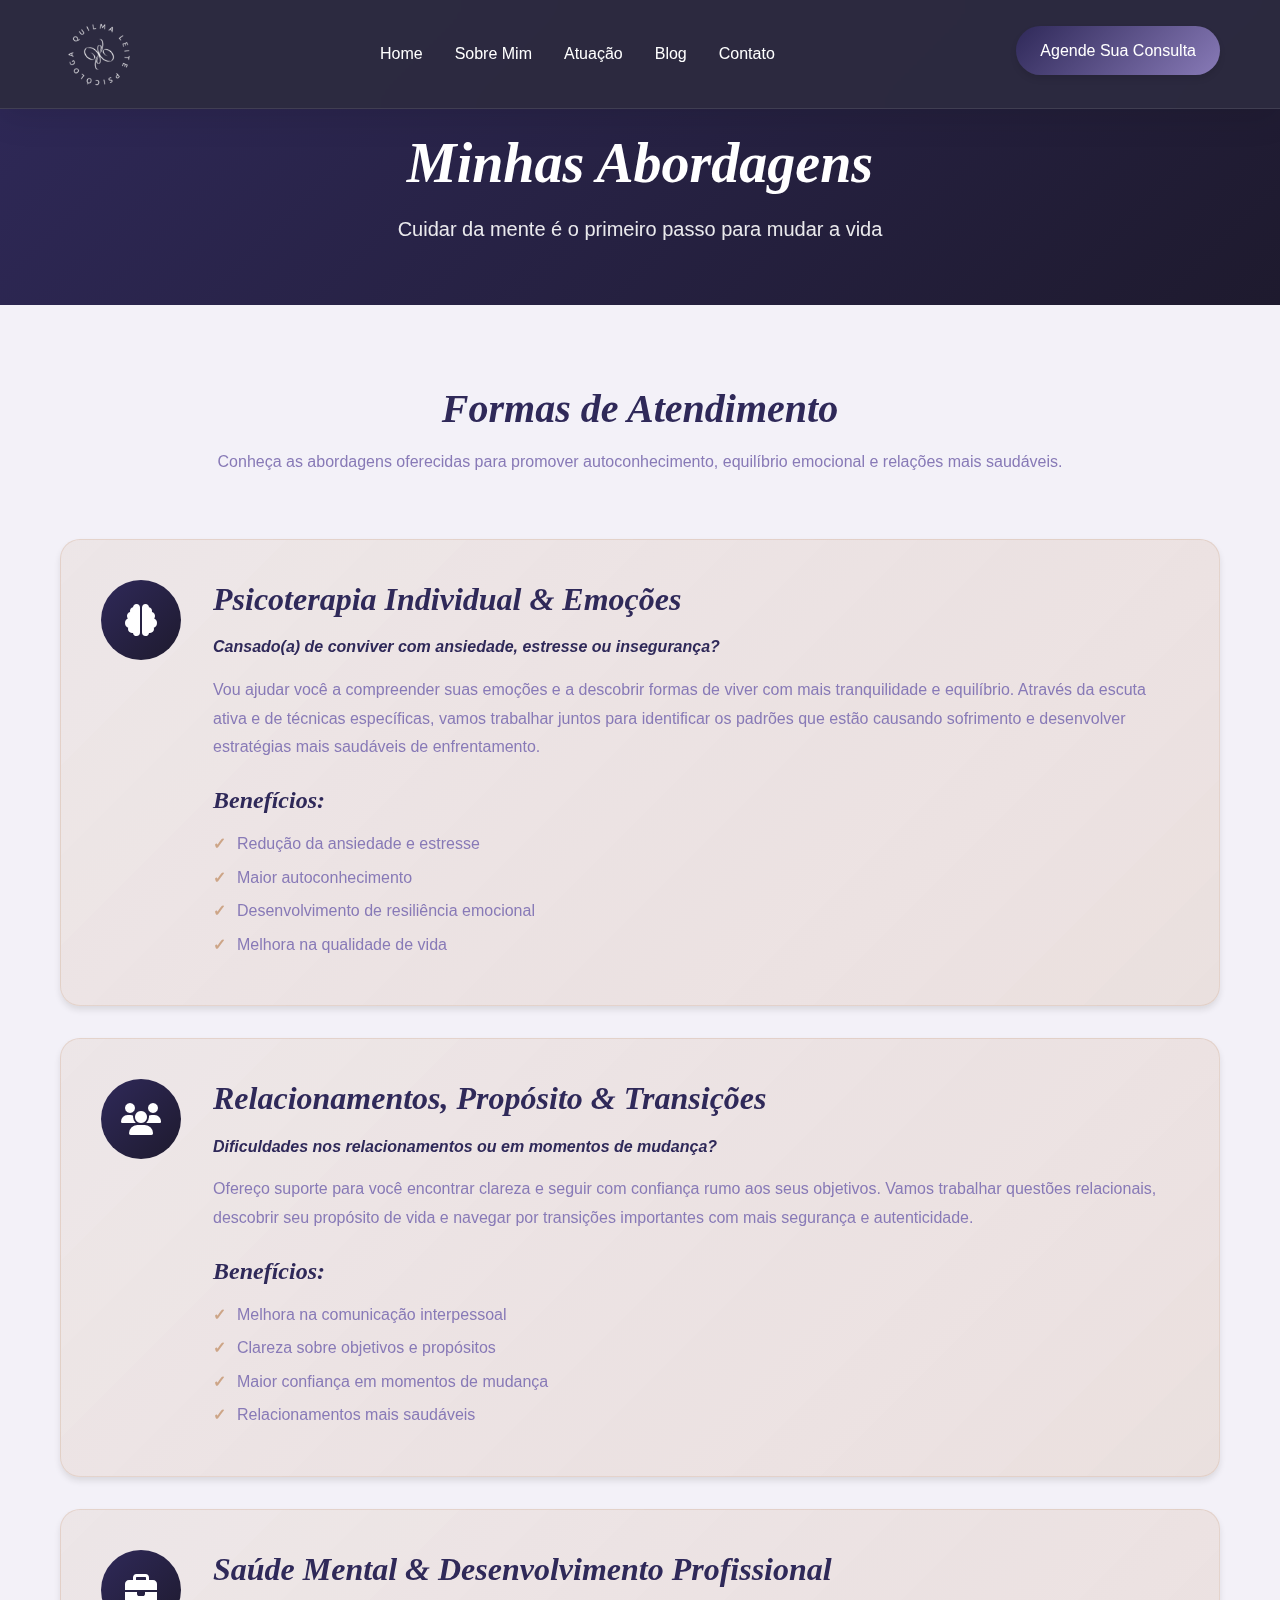
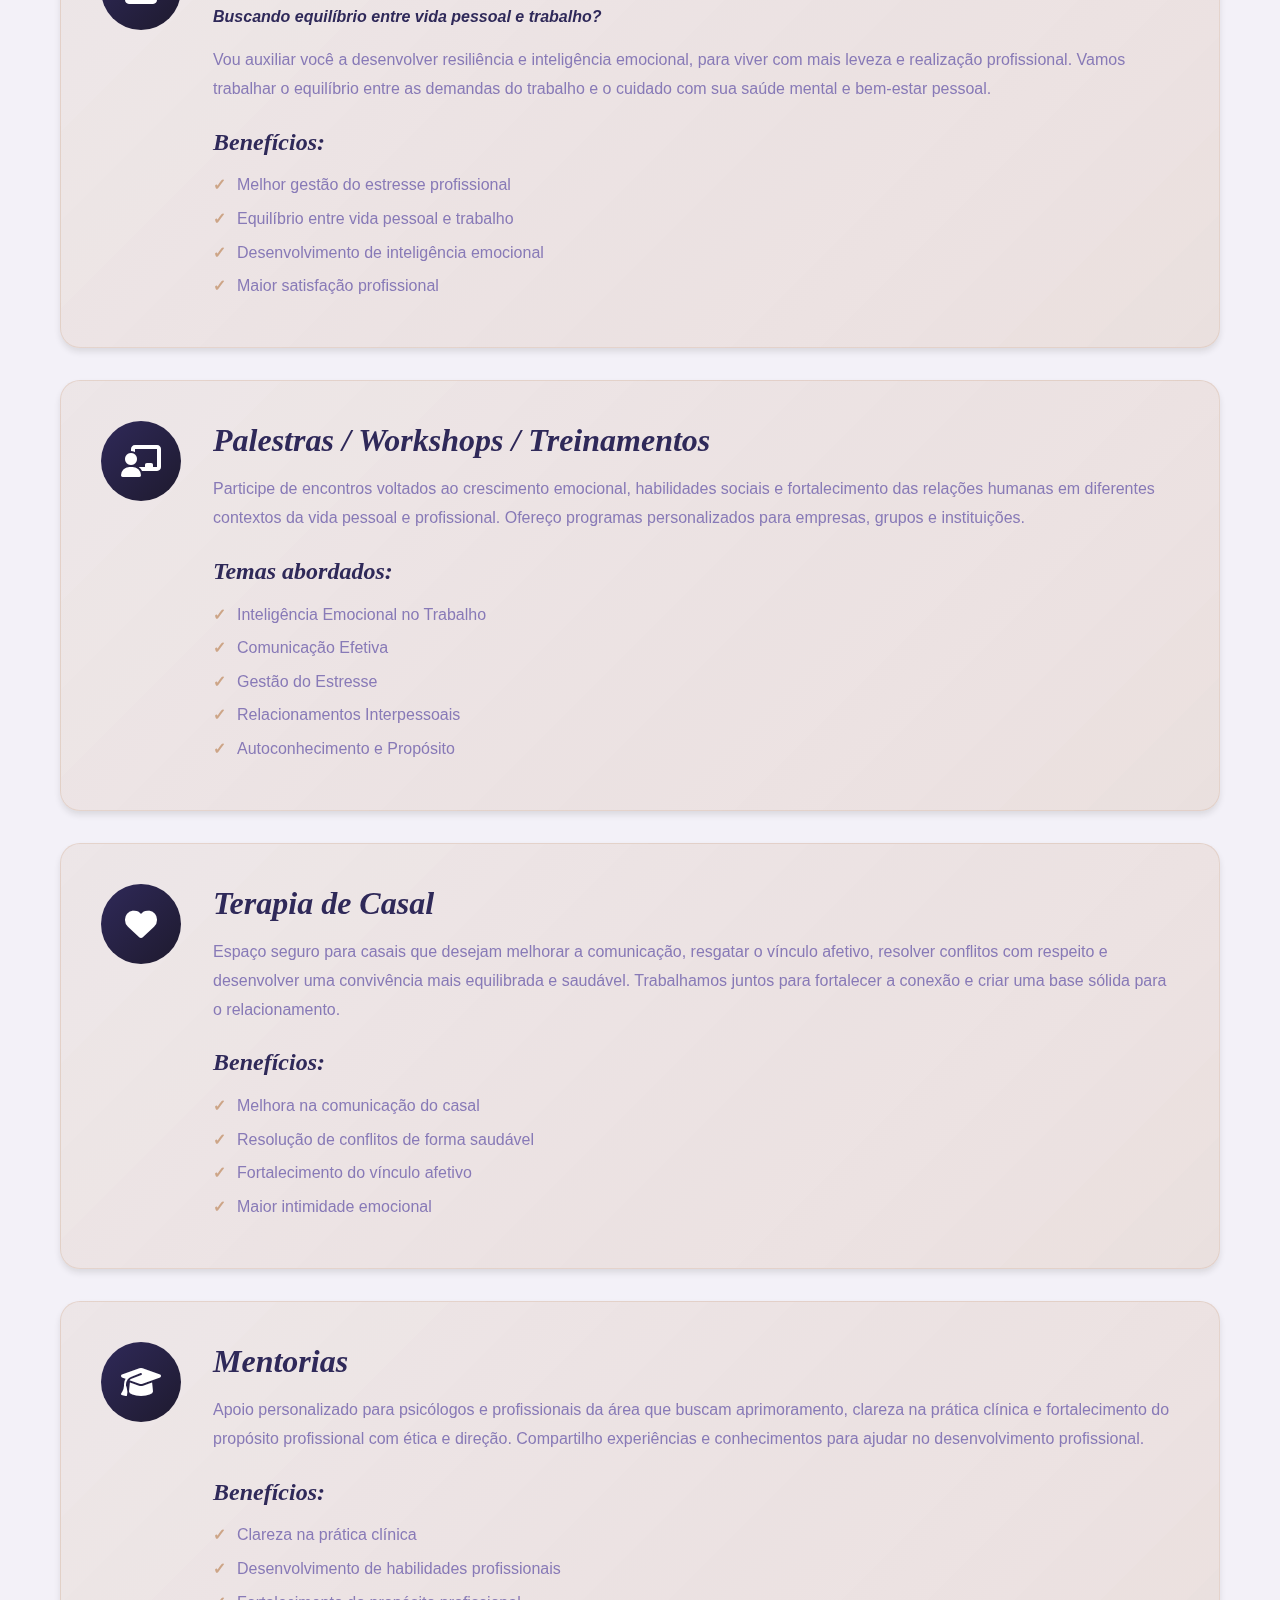
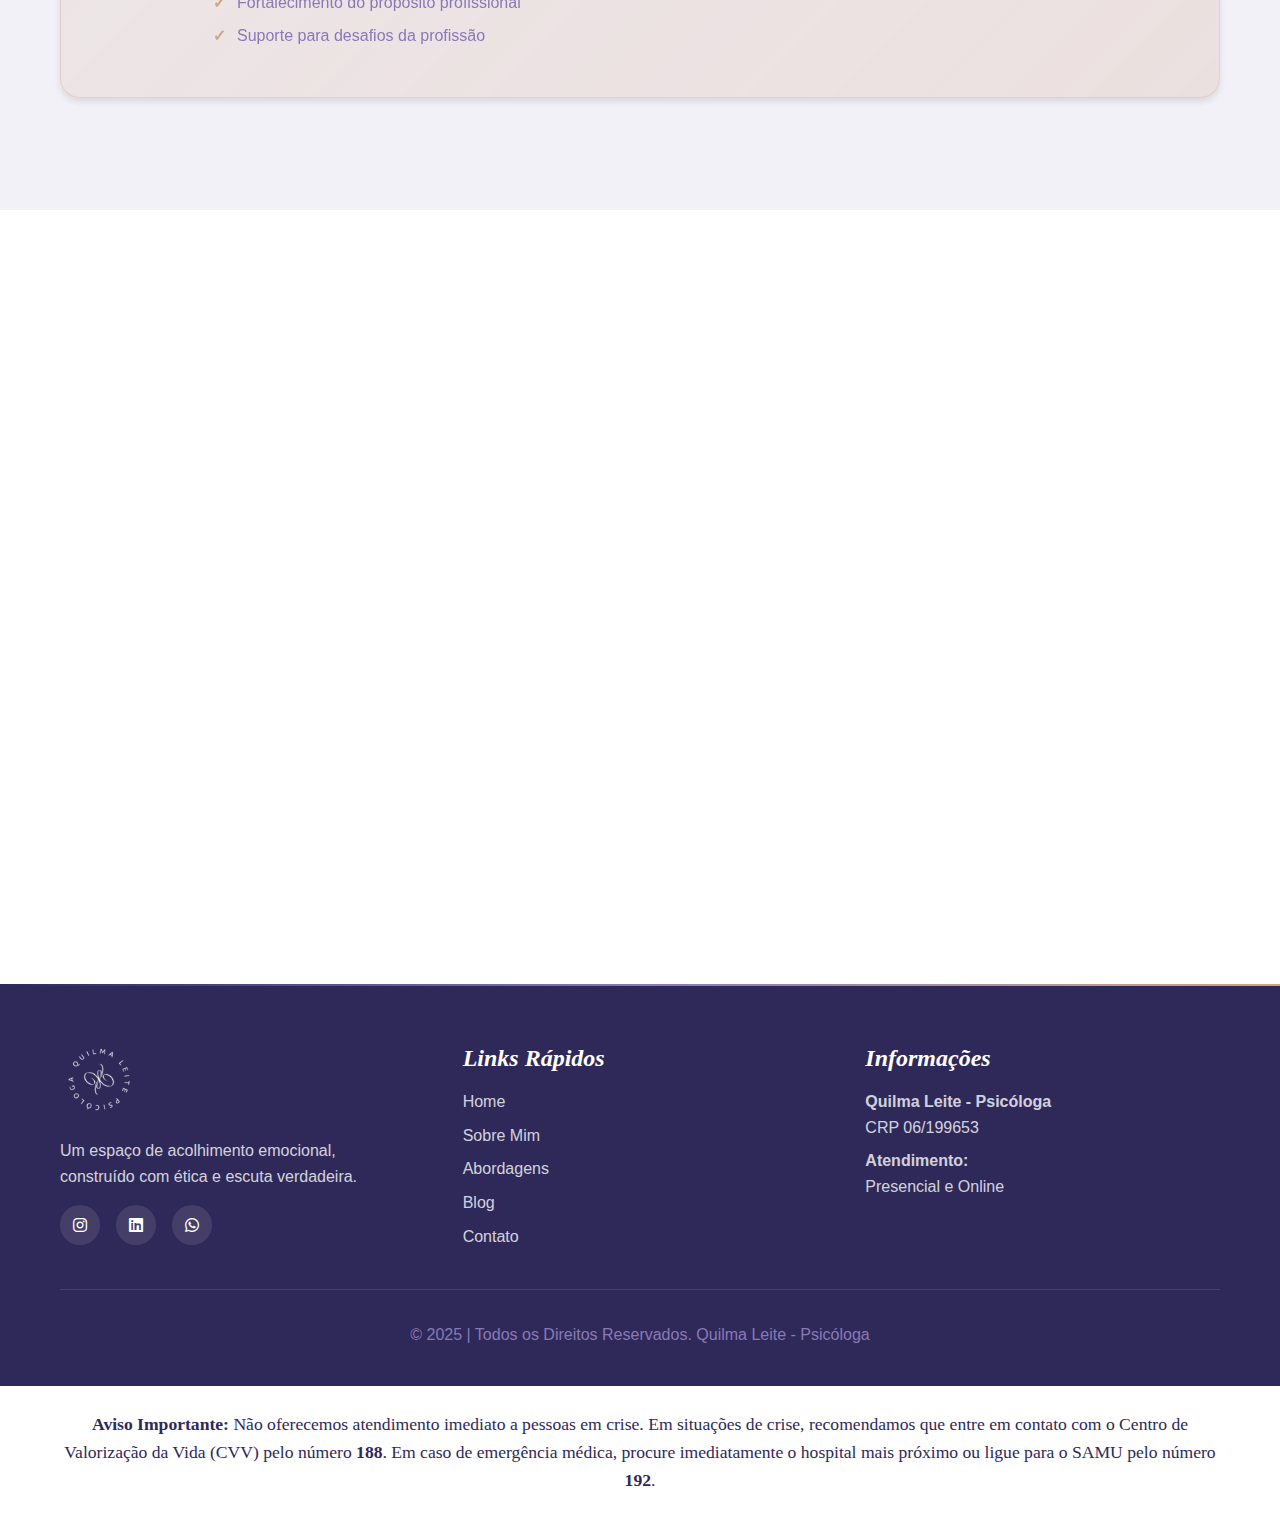
<file: atuacao.html>
<!DOCTYPE html>
<html lang="pt-BR">
<head>
    <meta charset="UTF-8">
    <meta name="viewport" content="width=device-width, initial-scale=1.0">
    <title>Atuação - Quilma Leite | Psicoterapia Individual, Casal e Mentoria</title>
    <meta name="description" content="Conheça as abordagens terapêuticas da psicóloga Quilma Leite: psicoterapia individual, terapia de casal, mentoria e treinamentos. CRP 06/199653">
    
    <!-- Fonts -->
    <link rel="preconnect" href="https://fonts.googleapis.com">
    <link rel="preconnect" href="https://fonts.gstatic.com" crossorigin>
    <link href="https://fonts.googleapis.com/css2?family=Inter:wght@300;400;500;600;700&family=Playfair+Display:wght@400;500;600;700&display=swap" rel="stylesheet">
    
    <!-- Icons -->
    <link rel="stylesheet" href="https://cdnjs.cloudflare.com/ajax/libs/font-awesome/6.4.0/css/all.min.css">
    
    <!-- CSS -->
    <link rel="stylesheet" href="styles.css">
</head>
<body>
    <!-- Header -->
    <header class="header">
        <nav class="navbar">
            <div class="nav-container">
                <div class="nav-logo">
                    <img src="logo.png" alt="Quilma Leite - Psicóloga" class="logo-image">
                </div>
                <ul class="nav-menu">
                    <li><a href="index.html">Home</a></li>
                    <li><a href="sobre-mim.html">Sobre Mim</a></li>
                    <li><a href="atuacao.html">Atuação</a></li>
                    <li><a href="blog.html">Blog</a></li>
                    <li><a href="contato.html">Contato</a></li>
                </ul>
                <div class="nav-cta">
                    <a href="contato.html" class="btn-primary">Agende Sua Consulta</a>
                </div>
                <div class="hamburger">
                    <span></span>
                    <span></span>
                    <span></span>
                </div>
            </div>
        </nav>
    </header>

    <!-- Hero Section -->
    <section class="page-hero">
        <div class="container">
            <div class="page-hero-content">
                <h1>Minhas Abordagens</h1>
                <p>Cuidar da mente é o primeiro passo para mudar a vida</p>
            </div>
        </div>
    </section>

    <!-- Main Content -->
    <section class="approaches">
        <div class="container">
            <div class="section-header">
                <h2>Formas de Atendimento</h2>
                <p>Conheça as abordagens oferecidas para promover autoconhecimento, equilíbrio emocional e relações mais saudáveis.</p>
            </div>

            <!-- Psicoterapia Individual -->
            <div id="individual" class="approach-item">
                <div class="approach-content">
                    <div class="approach-icon">
                        <i class="fas fa-brain"></i>
                    </div>
                    <div class="approach-text">
                        <h3>Psicoterapia Individual & Emoções</h3>
                        <p class="approach-question">Cansado(a) de conviver com ansiedade, estresse ou insegurança?</p>
                        <p class="approach-description">
                            Vou ajudar você a compreender suas emoções e a descobrir formas de viver com mais tranquilidade e equilíbrio. 
                            Através da escuta ativa e de técnicas específicas, vamos trabalhar juntos para identificar os padrões que 
                            estão causando sofrimento e desenvolver estratégias mais saudáveis de enfrentamento.
                        </p>
                        <div class="approach-benefits">
                            <h4>Benefícios:</h4>
                            <ul>
                                <li>Redução da ansiedade e estresse</li>
                                <li>Maior autoconhecimento</li>
                                <li>Desenvolvimento de resiliência emocional</li>
                                <li>Melhora na qualidade de vida</li>
                            </ul>
                        </div>
                    </div>
                </div>
            </div>

            <!-- Relacionamentos e Propósito -->
            <div id="relacionamentos" class="approach-item">
                <div class="approach-content">
                    <div class="approach-icon">
                        <i class="fas fa-users"></i>
                    </div>
                    <div class="approach-text">
                        <h3>Relacionamentos, Propósito & Transições</h3>
                        <p class="approach-question">Dificuldades nos relacionamentos ou em momentos de mudança?</p>
                        <p class="approach-description">
                            Ofereço suporte para você encontrar clareza e seguir com confiança rumo aos seus objetivos. 
                            Vamos trabalhar questões relacionais, descobrir seu propósito de vida e navegar por transições 
                            importantes com mais segurança e autenticidade.
                        </p>
                        <div class="approach-benefits">
                            <h4>Benefícios:</h4>
                            <ul>
                                <li>Melhora na comunicação interpessoal</li>
                                <li>Clareza sobre objetivos e propósitos</li>
                                <li>Maior confiança em momentos de mudança</li>
                                <li>Relacionamentos mais saudáveis</li>
                            </ul>
                        </div>
                    </div>
                </div>
            </div>

            <!-- Saúde Mental e Carreira -->
            <div id="carreira" class="approach-item">
                <div class="approach-content">
                    <div class="approach-icon">
                        <i class="fas fa-briefcase"></i>
                    </div>
                    <div class="approach-text">
                        <h3>Saúde Mental & Desenvolvimento Profissional</h3>
                        <p class="approach-question">Buscando equilíbrio entre vida pessoal e trabalho?</p>
                        <p class="approach-description">
                            Vou auxiliar você a desenvolver resiliência e inteligência emocional, para viver com mais leveza 
                            e realização profissional. Vamos trabalhar o equilíbrio entre as demandas do trabalho e o cuidado 
                            com sua saúde mental e bem-estar pessoal.
                        </p>
                        <div class="approach-benefits">
                            <h4>Benefícios:</h4>
                            <ul>
                                <li>Melhor gestão do estresse profissional</li>
                                <li>Equilíbrio entre vida pessoal e trabalho</li>
                                <li>Desenvolvimento de inteligência emocional</li>
                                <li>Maior satisfação profissional</li>
                            </ul>
                        </div>
                    </div>
                </div>
            </div>

            <!-- Palestras e Workshops -->
            <div id="treinamentos" class="approach-item">
                <div class="approach-content">
                    <div class="approach-icon">
                        <i class="fas fa-chalkboard-teacher"></i>
                    </div>
                    <div class="approach-text">
                        <h3>Palestras / Workshops / Treinamentos</h3>
                        <p class="approach-description">
                            Participe de encontros voltados ao crescimento emocional, habilidades sociais e fortalecimento 
                            das relações humanas em diferentes contextos da vida pessoal e profissional. Ofereço programas 
                            personalizados para empresas, grupos e instituições.
                        </p>
                        <div class="approach-benefits">
                            <h4>Temas abordados:</h4>
                            <ul>
                                <li>Inteligência Emocional no Trabalho</li>
                                <li>Comunicação Efetiva</li>
                                <li>Gestão do Estresse</li>
                                <li>Relacionamentos Interpessoais</li>
                                <li>Autoconhecimento e Propósito</li>
                            </ul>
                        </div>
                    </div>
                </div>
            </div>

            <!-- Terapia de Casal -->
            <div id="casal" class="approach-item">
                <div class="approach-content">
                    <div class="approach-icon">
                        <i class="fas fa-heart"></i>
                    </div>
                    <div class="approach-text">
                        <h3>Terapia de Casal</h3>
                        <p class="approach-description">
                            Espaço seguro para casais que desejam melhorar a comunicação, resgatar o vínculo afetivo, 
                            resolver conflitos com respeito e desenvolver uma convivência mais equilibrada e saudável. 
                            Trabalhamos juntos para fortalecer a conexão e criar uma base sólida para o relacionamento.
                        </p>
                        <div class="approach-benefits">
                            <h4>Benefícios:</h4>
                            <ul>
                                <li>Melhora na comunicação do casal</li>
                                <li>Resolução de conflitos de forma saudável</li>
                                <li>Fortalecimento do vínculo afetivo</li>
                                <li>Maior intimidade emocional</li>
                            </ul>
                        </div>
                    </div>
                </div>
            </div>

            <!-- Mentoria -->
            <div id="mentoria" class="approach-item">
                <div class="approach-content">
                    <div class="approach-icon">
                        <i class="fas fa-graduation-cap"></i>
                    </div>
                    <div class="approach-text">
                        <h3>Mentorias</h3>
                        <p class="approach-description">
                            Apoio personalizado para psicólogos e profissionais da área que buscam aprimoramento, 
                            clareza na prática clínica e fortalecimento do propósito profissional com ética e direção. 
                            Compartilho experiências e conhecimentos para ajudar no desenvolvimento profissional.
                        </p>
                        <div class="approach-benefits">
                            <h4>Benefícios:</h4>
                            <ul>
                                <li>Clareza na prática clínica</li>
                                <li>Desenvolvimento de habilidades profissionais</li>
                                <li>Fortalecimento do propósito profissional</li>
                                <li>Suporte para desafios da profissão</li>
                            </ul>
                        </div>
                    </div>
                </div>
            </div>
        </div>
    </section>

    <!-- CTA Section -->
    <section class="cta">
        <div class="container">
            <div class="cta-content">
                <h2>Qual abordagem é ideal para você?</h2>
                <h3>Vamos descobrir juntos a melhor forma de te ajudar</h3>
                <p>Entre em contato para uma conversa inicial e descubra qual abordagem terapêutica se encaixa melhor com suas necessidades.</p>
                <a href="contato.html" class="btn-primary btn-large">Entre em Contato</a>
            </div>
        </div>
    </section>

    <!-- Segunda Imagem Section -->
    <section class="second-image-section">
        <div class="container">
            <div class="second-image-content">
                <img src="WhatsApp_Image_2025-08-28_at_11.07.05-removebg-preview.png" alt="Quilma Leite - Psicóloga" class="second-profile-image">
            </div>
        </div>
    </section>

    <!-- Footer -->
    <footer class="footer">
        <div class="container">
            <div class="footer-content">
                <div class="footer-section">
                    <div class="footer-logo">
                        <img src="logo.png" alt="Quilma Leite - Psicóloga" class="footer-logo-image">
                    </div>
                    <p>Um espaço de acolhimento emocional, construído com ética e escuta verdadeira.</p>
                    <div class="social-links">
                        <a href="#" aria-label="Instagram"><i class="fab fa-instagram"></i></a>
                        <a href="#" aria-label="LinkedIn"><i class="fab fa-linkedin"></i></a>
                        <a href="#" aria-label="WhatsApp"><i class="fab fa-whatsapp"></i></a>
                    </div>
                </div>
                <div class="footer-section">
                    <h4>Links Rápidos</h4>
                    <ul>
                        <li><a href="index.html">Home</a></li>
                        <li><a href="sobre-mim.html">Sobre Mim</a></li>
                        <li><a href="atuacao.html">Abordagens</a></li>
                        <li><a href="blog.html">Blog</a></li>
                        <li><a href="contato.html">Contato</a></li>
                    </ul>
                </div>
                <div class="footer-section">
                    <h4>Informações</h4>
                    <p><strong>Quilma Leite - Psicóloga</strong><br>
                    CRP 06/199653</p>
                    <p><strong>Atendimento:</strong><br>
                    Presencial e Online</p>
                </div>
            </div>
            <div class="footer-bottom">
                <p>&copy; 2025 | Todos os Direitos Reservados. Quilma Leite - Psicóloga</p>
            </div>
        </div>
    </footer>

    <!-- Crisis Notice -->
    <div class="crisis-notice">
        <div class="container">
            <p><strong>Aviso Importante:</strong> Não oferecemos atendimento imediato a pessoas em crise. Em situações de crise, recomendamos que entre em contato com o Centro de Valorização da Vida (CVV) pelo número <strong>188</strong>. Em caso de emergência médica, procure imediatamente o hospital mais próximo ou ligue para o SAMU pelo número <strong>192</strong>.</p>
        </div>
    </div>

    <!-- JavaScript -->
    <script src="script.js"></script>
</body>
</html>
</file>
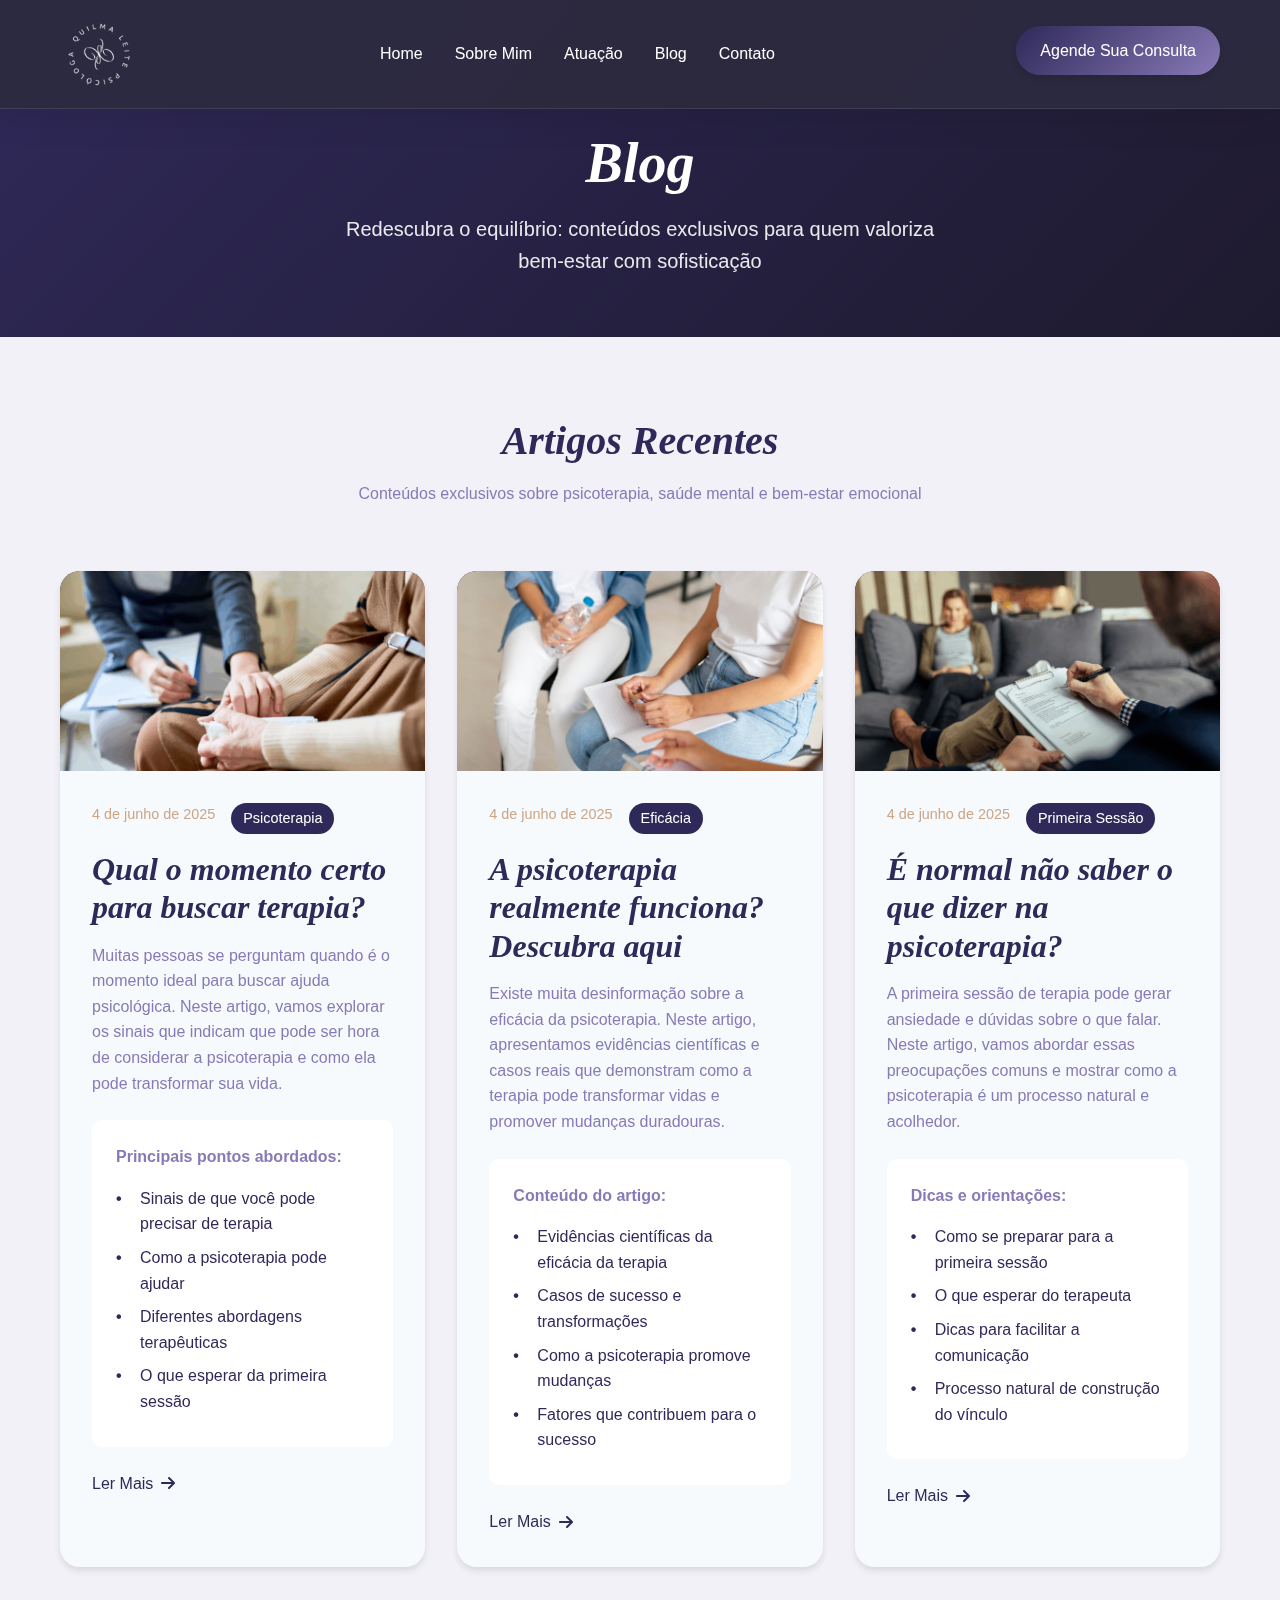
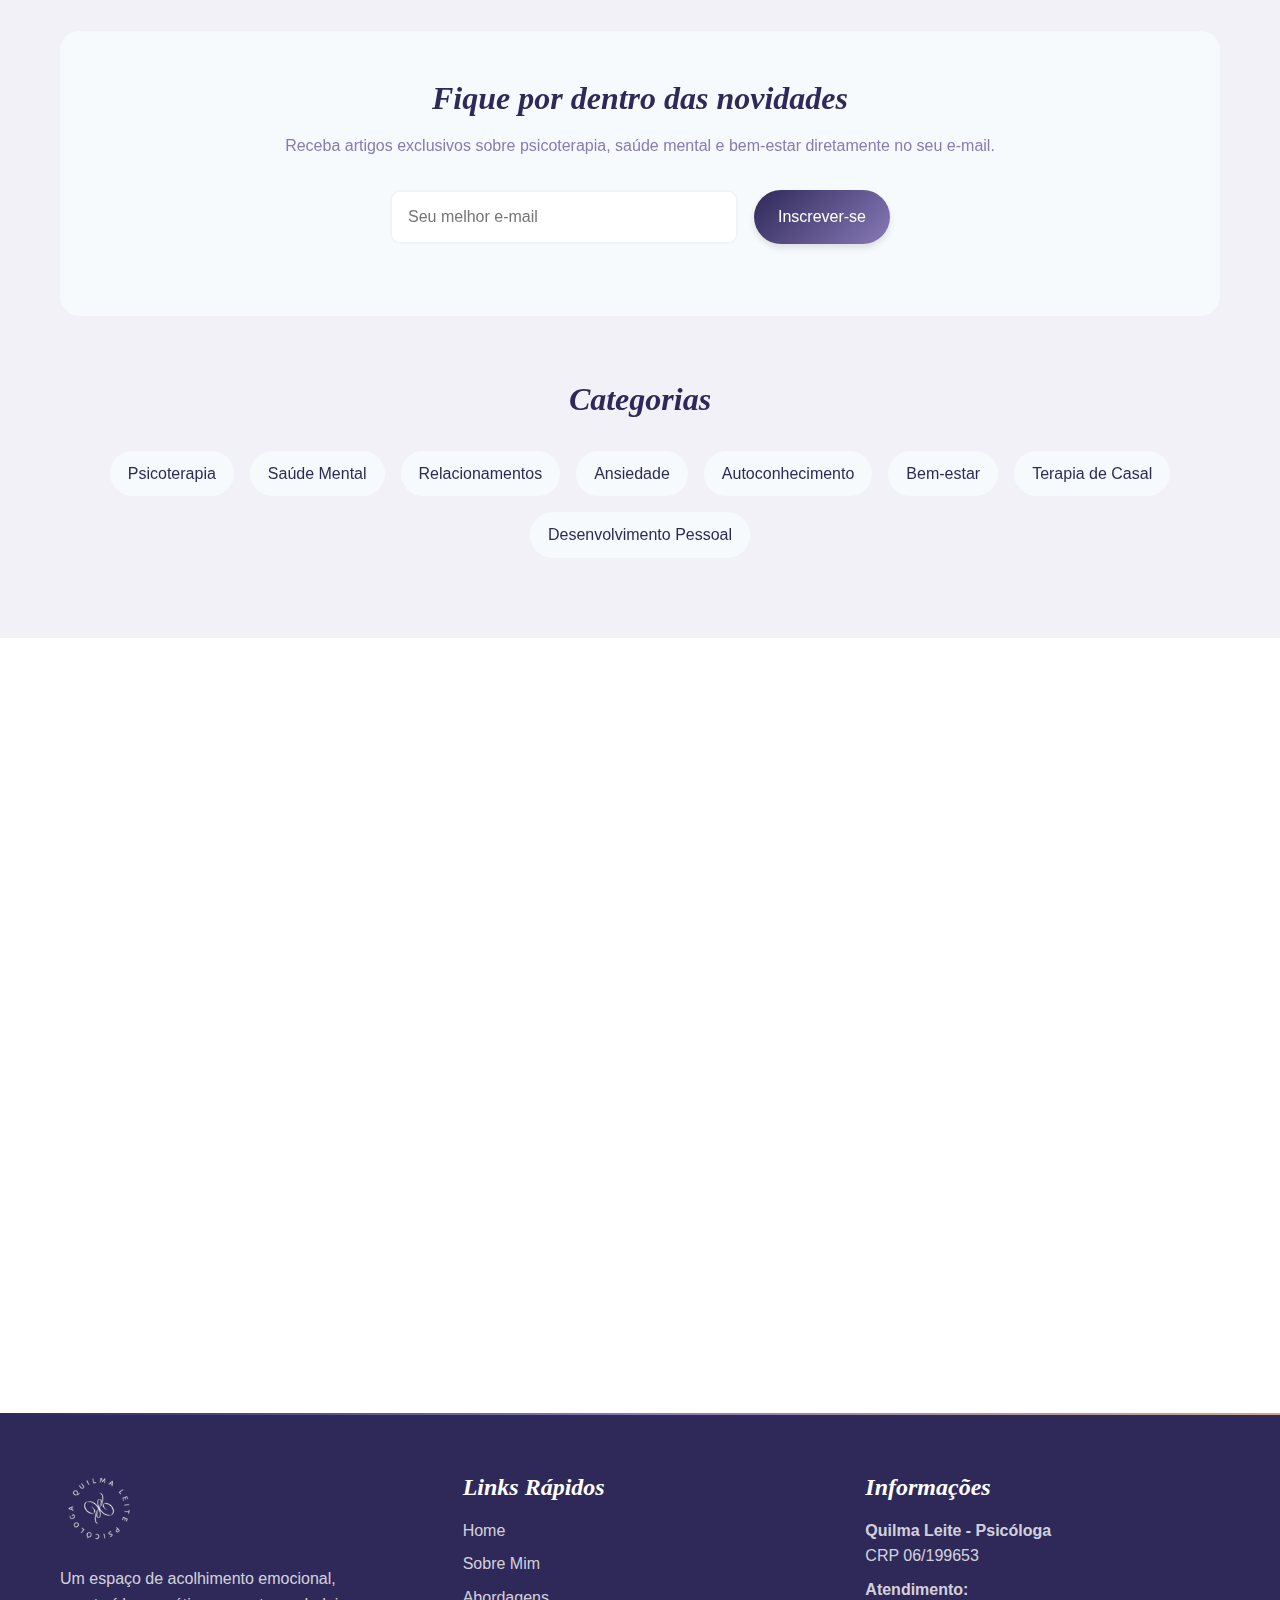
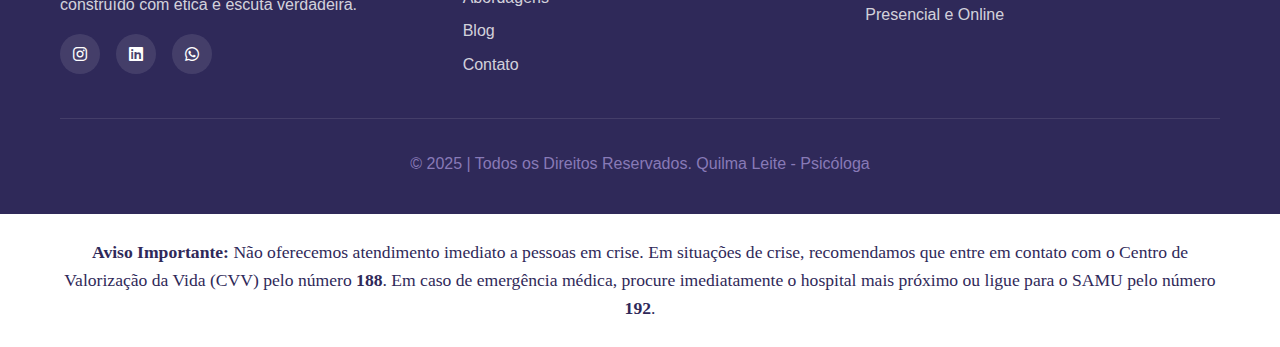
<file: blog.html>
<!DOCTYPE html>
<html lang="pt-BR">
<head>
    <meta charset="UTF-8">
    <meta name="viewport" content="width=device-width, initial-scale=1.0">
    <title>Blog - Quilma Leite | Artigos sobre Psicoterapia e Saúde Mental</title>
    <meta name="description" content="Blog da psicóloga Quilma Leite com artigos sobre psicoterapia, saúde mental e bem-estar emocional. CRP 06/199653">
    
    <!-- Fonts -->
    <link rel="preconnect" href="https://fonts.googleapis.com">
    <link rel="preconnect" href="https://fonts.gstatic.com" crossorigin>
    <link href="https://fonts.googleapis.com/css2?family=Inter:wght@300;400;500;600;700&family=Playfair+Display:wght@400;500;600;700&display=swap" rel="stylesheet">
    
    <!-- Icons -->
    <link rel="stylesheet" href="https://cdnjs.cloudflare.com/ajax/libs/font-awesome/6.4.0/css/all.min.css">
    
    <!-- CSS -->
    <link rel="stylesheet" href="styles.css">
</head>
<body>
    <!-- Header -->
    <header class="header">
        <nav class="navbar">
            <div class="nav-container">
                <div class="nav-logo">
                    <img src="logo.png" alt="Quilma Leite - Psicóloga" class="logo-image">
                </div>
                <ul class="nav-menu">
                    <li><a href="index.html">Home</a></li>
                    <li><a href="sobre-mim.html">Sobre Mim</a></li>
                    <li><a href="atuacao.html">Atuação</a></li>
                    <li><a href="blog.html">Blog</a></li>
                    <li><a href="contato.html">Contato</a></li>
                </ul>
                <div class="nav-cta">
                    <a href="contato.html" class="btn-primary">Agende Sua Consulta</a>
                </div>
                <div class="hamburger">
                    <span></span>
                    <span></span>
                    <span></span>
                </div>
            </div>
        </nav>
    </header>

    <!-- Hero Section -->
    <section class="page-hero">
        <div class="container">
            <div class="page-hero-content">
                <h1>Blog</h1>
                <p>Redescubra o equilíbrio: conteúdos exclusivos para quem valoriza bem-estar com sofisticação</p>
            </div>
        </div>
    </section>

    <!-- Main Content -->
    <section class="blog-content">
        <div class="container">
            <div class="section-header">
                <h2>Artigos Recentes</h2>
                <p>Conteúdos exclusivos sobre psicoterapia, saúde mental e bem-estar emocional</p>
            </div>

            <div class="blog-grid">
                <!-- Artigo 1 -->
                <article class="blog-card">
                    <div class="blog-image">
                        <img src="foto-blog-3-768x449 (1).png" alt="Quilma Leite - Psicóloga" class="blog-profile-image">
                    </div>
                    <div class="blog-content-text">
                        <div class="blog-meta">
                            <span class="blog-date">4 de junho de 2025</span>
                            <span class="blog-category">Psicoterapia</span>
                        </div>
                        <h3>Qual o momento certo para buscar terapia?</h3>
                        <p>
                            Muitas pessoas se perguntam quando é o momento ideal para buscar ajuda psicológica. 
                            Neste artigo, vamos explorar os sinais que indicam que pode ser hora de considerar a psicoterapia 
                            e como ela pode transformar sua vida.
                        </p>
                        <div class="blog-excerpt">
                            <p><strong>Principais pontos abordados:</strong></p>
                            <ul>
                                <li>Sinais de que você pode precisar de terapia</li>
                                <li>Como a psicoterapia pode ajudar</li>
                                <li>Diferentes abordagens terapêuticas</li>
                                <li>O que esperar da primeira sessão</li>
                            </ul>
                        </div>
                        <a href="#" class="blog-link">Ler Mais <i class="fas fa-arrow-right"></i></a>
                    </div>
                </article>

                <!-- Artigo 2 -->
                <article class="blog-card">
                    <div class="blog-image">
                        <img src="2149155362-768x449.jpg" alt="Quilma Leite - Psicóloga" class="blog-profile-image">
                    </div>
                    <div class="blog-content-text">
                        <div class="blog-meta">
                            <span class="blog-date">4 de junho de 2025</span>
                            <span class="blog-category">Eficácia</span>
                        </div>
                        <h3>A psicoterapia realmente funciona? Descubra aqui</h3>
                        <p>
                            Existe muita desinformação sobre a eficácia da psicoterapia. Neste artigo, 
                            apresentamos evidências científicas e casos reais que demonstram como a terapia 
                            pode transformar vidas e promover mudanças duradouras.
                        </p>
                        <div class="blog-excerpt">
                            <p><strong>Conteúdo do artigo:</strong></p>
                            <ul>
                                <li>Evidências científicas da eficácia da terapia</li>
                                <li>Casos de sucesso e transformações</li>
                                <li>Como a psicoterapia promove mudanças</li>
                                <li>Fatores que contribuem para o sucesso</li>
                            </ul>
                        </div>
                        <a href="#" class="blog-link">Ler Mais <i class="fas fa-arrow-right"></i></a>
                    </div>
                </article>

                <!-- Artigo 3 -->
                <article class="blog-card">
                    <div class="blog-image">
                        <img src="foto-blog-768x449.png" alt="Quilma Leite - Psicóloga" class="blog-profile-image">
                    </div>
                    <div class="blog-content-text">
                        <div class="blog-meta">
                            <span class="blog-date">4 de junho de 2025</span>
                            <span class="blog-category">Primeira Sessão</span>
                        </div>
                        <h3>É normal não saber o que dizer na psicoterapia?</h3>
                        <p>
                            A primeira sessão de terapia pode gerar ansiedade e dúvidas sobre o que falar. 
                            Neste artigo, vamos abordar essas preocupações comuns e mostrar como a psicoterapia 
                            é um processo natural e acolhedor.
                        </p>
                        <div class="blog-excerpt">
                            <p><strong>Dicas e orientações:</strong></p>
                            <ul>
                                <li>Como se preparar para a primeira sessão</li>
                                <li>O que esperar do terapeuta</li>
                                <li>Dicas para facilitar a comunicação</li>
                                <li>Processo natural de construção do vínculo</li>
                            </ul>
                        </div>
                        <a href="#" class="blog-link">Ler Mais <i class="fas fa-arrow-right"></i></a>
                    </div>
                </article>
            </div>

            <!-- Newsletter -->
            <div class="newsletter-section">
                <div class="newsletter-content">
                    <h3>Fique por dentro das novidades</h3>
                    <p>Receba artigos exclusivos sobre psicoterapia, saúde mental e bem-estar diretamente no seu e-mail.</p>
                    <form class="newsletter-form">
                        <div class="form-group">
                            <input type="email" placeholder="Seu melhor e-mail" required>
                            <button type="submit" class="btn-primary">Inscrever-se</button>
                        </div>
                    </form>
                </div>
            </div>

            <!-- Categorias -->
            <div class="blog-categories">
                <h3>Categorias</h3>
                <div class="categories-grid">
                    <a href="#" class="category-tag">Psicoterapia</a>
                    <a href="#" class="category-tag">Saúde Mental</a>
                    <a href="#" class="category-tag">Relacionamentos</a>
                    <a href="#" class="category-tag">Ansiedade</a>
                    <a href="#" class="category-tag">Autoconhecimento</a>
                    <a href="#" class="category-tag">Bem-estar</a>
                    <a href="#" class="category-tag">Terapia de Casal</a>
                    <a href="#" class="category-tag">Desenvolvimento Pessoal</a>
                </div>
            </div>
        </div>
    </section>

    <!-- CTA Section -->
    <section class="cta">
        <div class="container">
            <div class="cta-content">
                <h2>Gostou dos artigos?</h2>
                <h3>Vamos conversar sobre como aplicar essas informações na sua vida</h3>
                <p>Agende uma consulta e descubra como a psicoterapia pode te ajudar a implementar essas mudanças positivas.</p>
                <a href="contato.html" class="btn-primary btn-large">Agende Sua Consulta</a>
            </div>
        </div>
    </section>

    <!-- Segunda Imagem Section -->
    <section class="second-image-section">
        <div class="container">
            <div class="second-image-content">
                <img src="WhatsApp_Image_2025-08-28_at_11.07.05-removebg-preview.png" alt="Quilma Leite - Psicóloga" class="second-profile-image">
            </div>
        </div>
    </section>

    <!-- Footer -->
    <footer class="footer">
        <div class="container">
            <div class="footer-content">
                <div class="footer-section">
                    <div class="footer-logo">
                        <img src="logo.png" alt="Quilma Leite - Psicóloga" class="footer-logo-image">
                    </div>
                    <p>Um espaço de acolhimento emocional, construído com ética e escuta verdadeira.</p>
                    <div class="social-links">
                        <a href="#" aria-label="Instagram"><i class="fab fa-instagram"></i></a>
                        <a href="#" aria-label="LinkedIn"><i class="fab fa-linkedin"></i></a>
                        <a href="#" aria-label="WhatsApp"><i class="fab fa-whatsapp"></i></a>
                    </div>
                </div>
                <div class="footer-section">
                    <h4>Links Rápidos</h4>
                    <ul>
                        <li><a href="index.html">Home</a></li>
                        <li><a href="sobre-mim.html">Sobre Mim</a></li>
                        <li><a href="atuacao.html">Abordagens</a></li>
                        <li><a href="blog.html">Blog</a></li>
                        <li><a href="contato.html">Contato</a></li>
                    </ul>
                </div>
                <div class="footer-section">
                    <h4>Informações</h4>
                    <p><strong>Quilma Leite - Psicóloga</strong><br>
                    CRP 06/199653</p>
                    <p><strong>Atendimento:</strong><br>
                    Presencial e Online</p>
                </div>
            </div>
            <div class="footer-bottom">
                <p>&copy; 2025 | Todos os Direitos Reservados. Quilma Leite - Psicóloga</p>
            </div>
        </div>
    </footer>

    <!-- Crisis Notice -->
    <div class="crisis-notice">
        <div class="container">
            <p><strong>Aviso Importante:</strong> Não oferecemos atendimento imediato a pessoas em crise. Em situações de crise, recomendamos que entre em contato com o Centro de Valorização da Vida (CVV) pelo número <strong>188</strong>. Em caso de emergência médica, procure imediatamente o hospital mais próximo ou ligue para o SAMU pelo número <strong>192</strong>.</p>
        </div>
    </div>

    <!-- JavaScript -->
    <script src="script.js"></script>
</body>
</html>
</file>
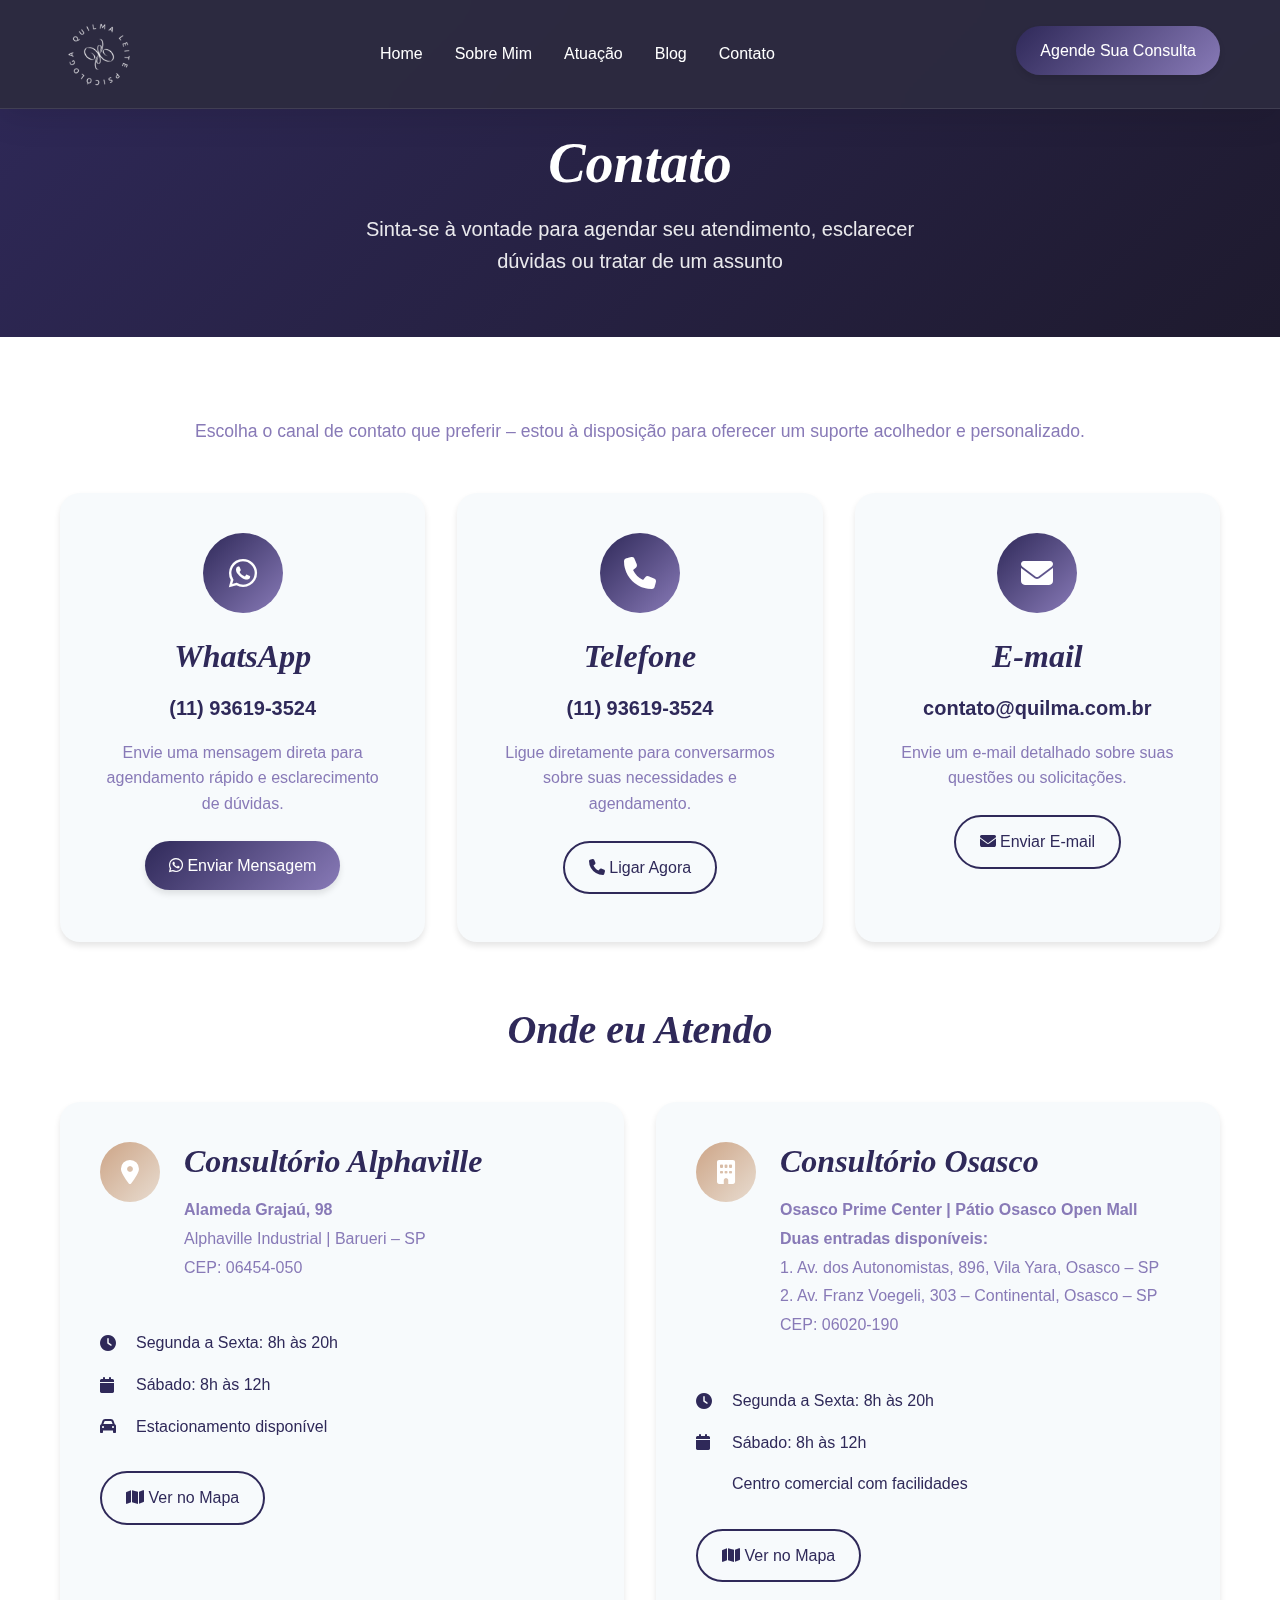
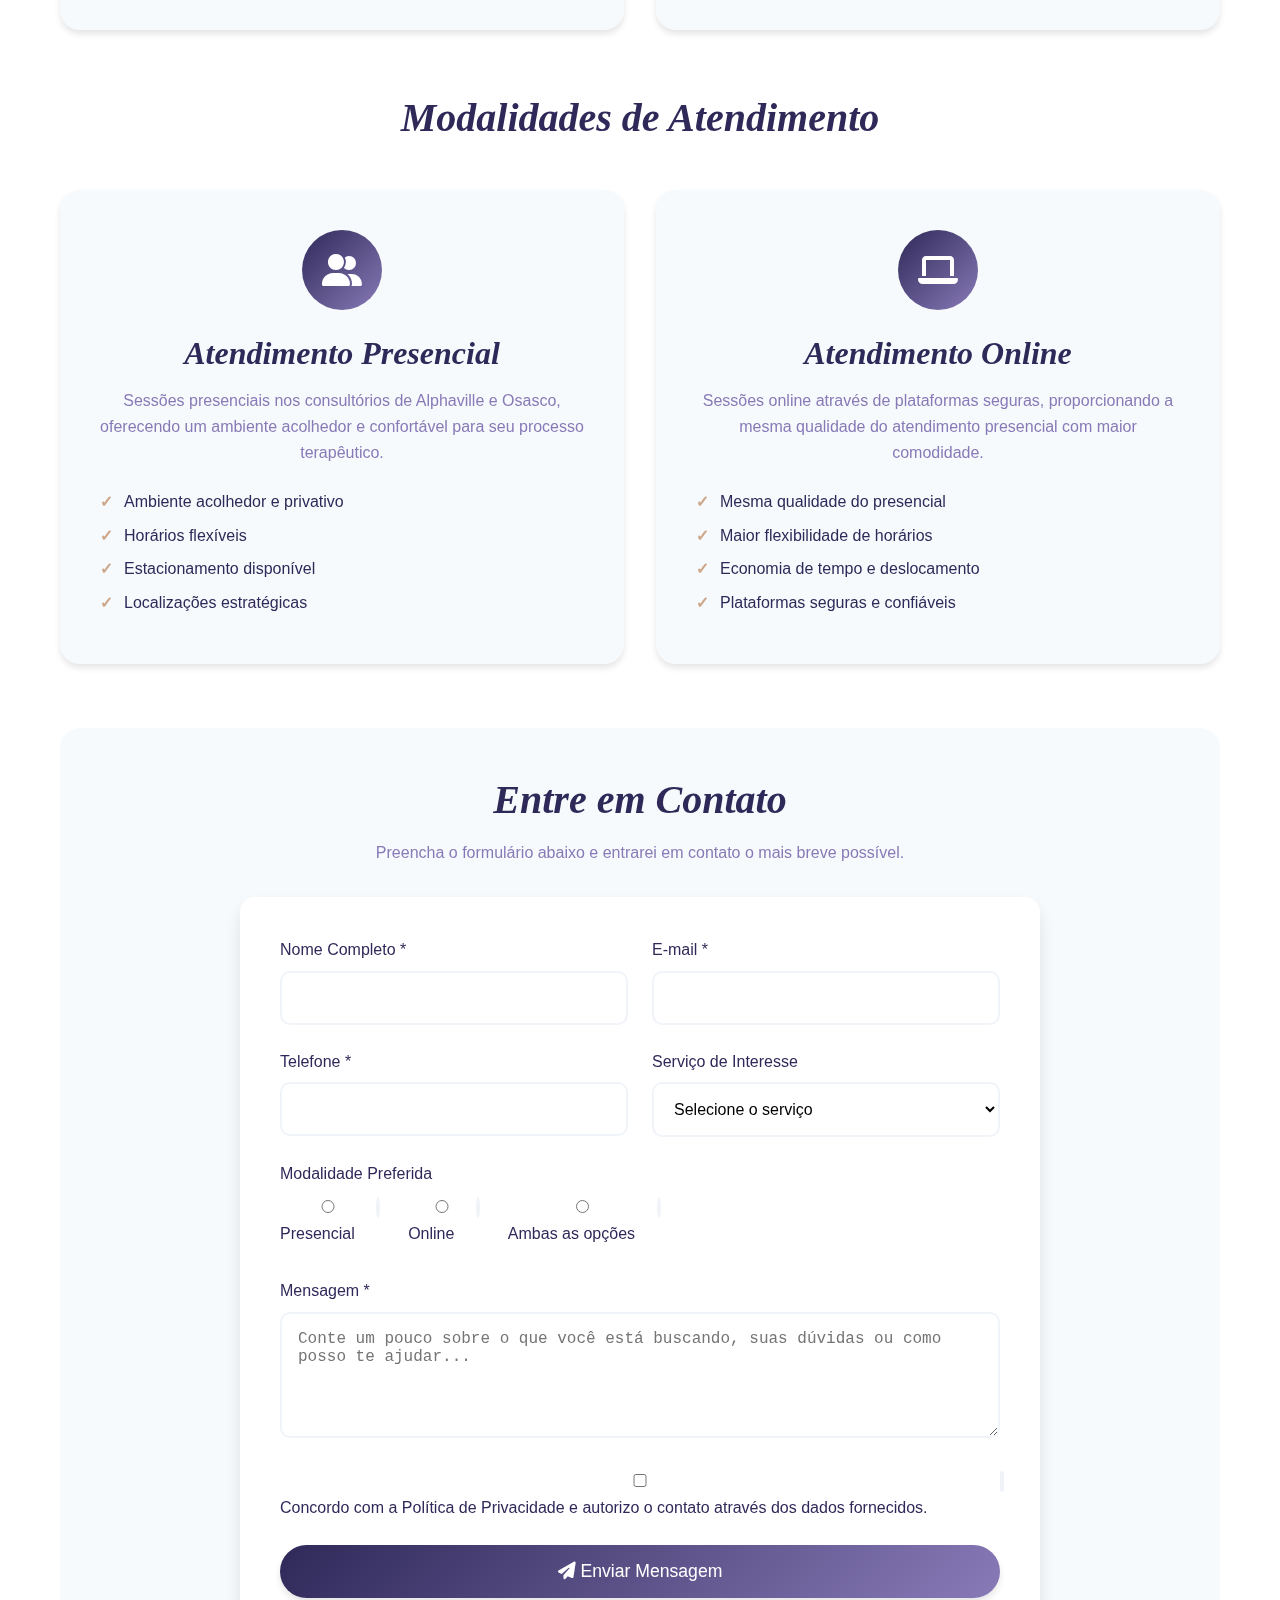
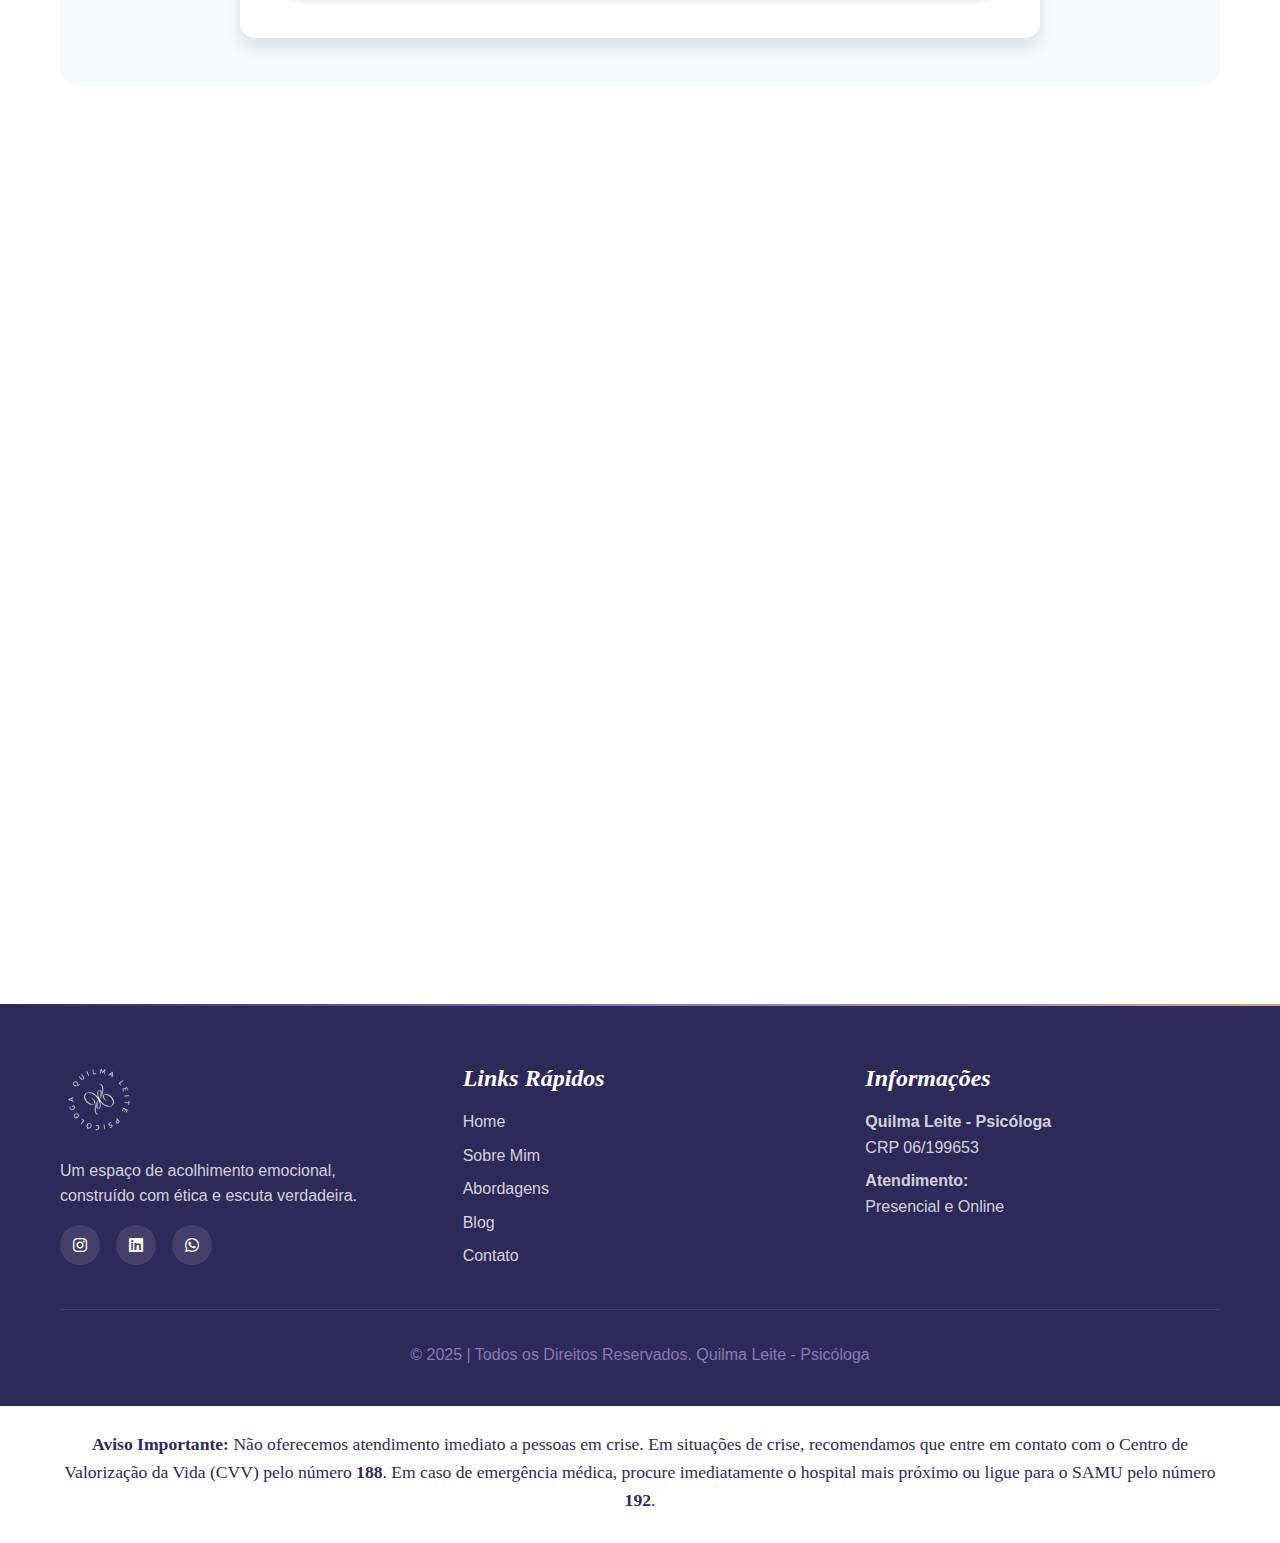
<file: contato.html>
<!DOCTYPE html>
<html lang="pt-BR">
<head>
    <meta charset="UTF-8">
    <meta name="viewport" content="width=device-width, initial-scale=1.0">
    <title>Contato - Quilma Leite | Agende sua Consulta</title>
    <meta name="description" content="Entre em contato com a psicóloga Quilma Leite. Agende sua consulta presencial ou online. Consultórios em Alphaville e Osasco. CRP 06/199653">
    
    <!-- Fonts -->
    <link rel="preconnect" href="https://fonts.googleapis.com">
    <link rel="preconnect" href="https://fonts.gstatic.com" crossorigin>
    <link href="https://fonts.googleapis.com/css2?family=Inter:wght@300;400;500;600;700&family=Playfair+Display:wght@400;500;600;700&display=swap" rel="stylesheet">
    
    <!-- Icons -->
    <link rel="stylesheet" href="https://cdnjs.cloudflare.com/ajax/libs/font-awesome/6.4.0/css/all.min.css">
    
    <!-- CSS -->
    <link rel="stylesheet" href="styles.css">
</head>
<body>
    <!-- Header -->
    <header class="header">
        <nav class="navbar">
            <div class="nav-container">
                <div class="nav-logo">
                    <img src="logo.png" alt="Quilma Leite - Psicóloga" class="logo-image">
                </div>
                <ul class="nav-menu">
                    <li><a href="index.html">Home</a></li>
                    <li><a href="sobre-mim.html">Sobre Mim</a></li>
                    <li><a href="atuacao.html">Atuação</a></li>
                    <li><a href="blog.html">Blog</a></li>
                    <li><a href="contato.html">Contato</a></li>
                </ul>
                <div class="nav-cta">
                    <a href="contato.html" class="btn-primary">Agende Sua Consulta</a>
                </div>
                <div class="hamburger">
                    <span></span>
                    <span></span>
                    <span></span>
                </div>
            </div>
        </nav>
    </header>

    <!-- Hero Section -->
    <section class="page-hero">
        <div class="container">
            <div class="page-hero-content">
                <h1>Contato</h1>
                <p>Sinta-se à vontade para agendar seu atendimento, esclarecer dúvidas ou tratar de um assunto</p>
            </div>
        </div>
    </section>

    <!-- Main Content -->
    <section class="contact-detailed">
        <div class="container">
            <div class="contact-intro">
                <p>
                    Escolha o canal de contato que preferir – estou à disposição para oferecer um suporte acolhedor e personalizado.
                </p>
            </div>

            <div class="contact-methods">
                <div class="contact-method-card">
                    <div class="contact-method-icon">
                        <i class="fab fa-whatsapp"></i>
                    </div>
                    <h3>WhatsApp</h3>
                    <p class="contact-number">(11) 93619-3524</p>
                    <p class="contact-description">
                        Envie uma mensagem direta para agendamento rápido e esclarecimento de dúvidas.
                    </p>
                    <a href="https://wa.me/5511936193524" class="btn-primary" target="_blank">
                        <i class="fab fa-whatsapp"></i> Enviar Mensagem
                    </a>
                </div>

                <div class="contact-method-card">
                    <div class="contact-method-icon">
                        <i class="fas fa-phone"></i>
                    </div>
                    <h3>Telefone</h3>
                    <p class="contact-number">(11) 93619-3524</p>
                    <p class="contact-description">
                        Ligue diretamente para conversarmos sobre suas necessidades e agendamento.
                    </p>
                    <a href="tel:+5511936193524" class="btn-secondary">
                        <i class="fas fa-phone"></i> Ligar Agora
                    </a>
                </div>

                <div class="contact-method-card">
                    <div class="contact-method-icon">
                        <i class="fas fa-envelope"></i>
                    </div>
                    <h3>E-mail</h3>
                    <p class="contact-email">contato@quilma.com.br</p>
                    <p class="contact-description">
                        Envie um e-mail detalhado sobre suas questões ou solicitações.
                    </p>
                    <a href="mailto:contato@quilma.com.br" class="btn-secondary">
                        <i class="fas fa-envelope"></i> Enviar E-mail
                    </a>
                </div>
            </div>

            <!-- Consultórios -->
            <div class="locations-detailed">
                <h2>Onde eu Atendo</h2>
                <div class="locations-grid-detailed">
                    <div class="location-card-detailed">
                        <div class="location-header">
                            <div class="location-icon-detailed">
                                <i class="fas fa-map-marker-alt"></i>
                            </div>
                            <div class="location-info">
                                <h3>Consultório Alphaville</h3>
                                <p class="location-address">
                                    <strong>Alameda Grajaú, 98</strong><br>
                                    Alphaville Industrial | Barueri – SP<br>
                                    CEP: 06454-050
                                </p>
                            </div>
                        </div>
                        <div class="location-details">
                            <div class="location-detail-item">
                                <i class="fas fa-clock"></i>
                                <span>Segunda a Sexta: 8h às 20h</span>
                            </div>
                            <div class="location-detail-item">
                                <i class="fas fa-calendar"></i>
                                <span>Sábado: 8h às 12h</span>
                            </div>
                            <div class="location-detail-item">
                                <i class="fas fa-car"></i>
                                <span>Estacionamento disponível</span>
                            </div>
                        </div>
                        <a href="https://maps.google.com/?q=Alameda+Grajaú,+98,+Alphaville+Industrial,+Barueri,+SP" class="btn-secondary" target="_blank">
                            <i class="fas fa-map"></i> Ver no Mapa
                        </a>
                    </div>

                    <div class="location-card-detailed">
                        <div class="location-header">
                            <div class="location-icon-detailed">
                                <i class="fas fa-building"></i>
                            </div>
                            <div class="location-info">
                                <h3>Consultório Osasco</h3>
                                <p class="location-address">
                                    <strong>Osasco Prime Center | Pátio Osasco Open Mall</strong><br>
                                    <strong>Duas entradas disponíveis:</strong><br>
                                    1. Av. dos Autonomistas, 896, Vila Yara, Osasco – SP<br>
                                    2. Av. Franz Voegeli, 303 – Continental, Osasco – SP<br>
                                    CEP: 06020-190
                                </p>
                            </div>
                        </div>
                        <div class="location-details">
                            <div class="location-detail-item">
                                <i class="fas fa-clock"></i>
                                <span>Segunda a Sexta: 8h às 20h</span>
                            </div>
                            <div class="location-detail-item">
                                <i class="fas fa-calendar"></i>
                                <span>Sábado: 8h às 12h</span>
                            </div>
                            <div class="location-detail-item">
                                <i class="fas fa-shopping-mall"></i>
                                <span>Centro comercial com facilidades</span>
                            </div>
                        </div>
                        <a href="https://maps.google.com/?q=Osasco+Prime+Center,+Osasco,+SP" class="btn-secondary" target="_blank">
                            <i class="fas fa-map"></i> Ver no Mapa
                        </a>
                    </div>
                </div>
            </div>

            <!-- Modalidades de Atendimento -->
            <div class="modalities">
                <h2>Modalidades de Atendimento</h2>
                <div class="modalities-grid">
                    <div class="modality-card">
                        <div class="modality-icon">
                            <i class="fas fa-user-friends"></i>
                        </div>
                        <h3>Atendimento Presencial</h3>
                        <p>
                            Sessões presenciais nos consultórios de Alphaville e Osasco, 
                            oferecendo um ambiente acolhedor e confortável para seu processo terapêutico.
                        </p>
                        <ul>
                            <li>Ambiente acolhedor e privativo</li>
                            <li>Horários flexíveis</li>
                            <li>Estacionamento disponível</li>
                            <li>Localizações estratégicas</li>
                        </ul>
                    </div>

                    <div class="modality-card">
                        <div class="modality-icon">
                            <i class="fas fa-laptop"></i>
                        </div>
                        <h3>Atendimento Online</h3>
                        <p>
                            Sessões online através de plataformas seguras, 
                            proporcionando a mesma qualidade do atendimento presencial com maior comodidade.
                        </p>
                        <ul>
                            <li>Mesma qualidade do presencial</li>
                            <li>Maior flexibilidade de horários</li>
                            <li>Economia de tempo e deslocamento</li>
                            <li>Plataformas seguras e confiáveis</li>
                        </ul>
                    </div>
                </div>
            </div>

            <!-- Formulário de Contato -->
            <div class="contact-form-section">
                <h2>Entre em Contato</h2>
                <p>Preencha o formulário abaixo e entrarei em contato o mais breve possível.</p>
                
                <div class="contact-form-container">
                    <form id="contactFormDetailed" class="contact-form-detailed">
                        <div class="form-row">
                            <div class="form-group">
                                <label for="name">Nome Completo *</label>
                                <input type="text" id="name" name="name" required>
                            </div>
                            <div class="form-group">
                                <label for="email">E-mail *</label>
                                <input type="email" id="email" name="email" required>
                            </div>
                        </div>
                        
                        <div class="form-row">
                            <div class="form-group">
                                <label for="phone">Telefone *</label>
                                <input type="tel" id="phone" name="phone" required>
                            </div>
                            <div class="form-group">
                                <label for="service">Serviço de Interesse</label>
                                <select id="service" name="service">
                                    <option value="">Selecione o serviço</option>
                                    <option value="psicoterapia-individual">Psicoterapia Individual</option>
                                    <option value="terapia-casal">Terapia de Casal</option>
                                    <option value="mentoria">Mentoria</option>
                                    <option value="palestras-workshops">Palestras/Workshops</option>
                                    <option value="duvidas">Dúvidas Gerais</option>
                                </select>
                            </div>
                        </div>

                        <div class="form-group">
                            <label for="modality">Modalidade Preferida</label>
                            <div class="radio-group">
                                <label class="radio-label">
                                    <input type="radio" name="modality" value="presencial">
                                    <span class="radio-custom"></span>
                                    Presencial
                                </label>
                                <label class="radio-label">
                                    <input type="radio" name="modality" value="online">
                                    <span class="radio-custom"></span>
                                    Online
                                </label>
                                <label class="radio-label">
                                    <input type="radio" name="modality" value="ambos">
                                    <span class="radio-custom"></span>
                                    Ambas as opções
                                </label>
                            </div>
                        </div>

                        <div class="form-group">
                            <label for="message">Mensagem *</label>
                            <textarea id="message" name="message" rows="5" placeholder="Conte um pouco sobre o que você está buscando, suas dúvidas ou como posso te ajudar..." required></textarea>
                        </div>

                        <div class="form-group">
                            <label class="checkbox-label">
                                <input type="checkbox" name="privacy" required>
                                <span class="checkbox-custom"></span>
                                Concordo com a <a href="#" class="privacy-link">Política de Privacidade</a> e autorizo o contato através dos dados fornecidos.
                            </label>
                        </div>

                        <button type="submit" class="btn-primary btn-large btn-full">
                            <i class="fas fa-paper-plane"></i> Enviar Mensagem
                        </button>
                    </form>
                </div>
            </div>
        </div>
    </section>

    <!-- CTA Section -->
    <section class="cta">
        <div class="container">
            <div class="cta-content">
                <h2>Pronto para começar sua transformação?</h2>
                <h3>O primeiro passo é o mais importante</h3>
                <p>Entre em contato hoje mesmo e vamos conversar sobre como posso te ajudar a alcançar seus objetivos.</p>
                <a href="tel:+5511936193524" class="btn-primary btn-large">
                    <i class="fas fa-phone"></i> Ligar Agora
                </a>
            </div>
        </div>
    </section>

    <!-- Segunda Imagem Section -->
    <section class="second-image-section">
        <div class="container">
            <div class="second-image-content">
                <img src="WhatsApp_Image_2025-08-28_at_11.07.05-removebg-preview.png" alt="Quilma Leite - Psicóloga" class="second-profile-image">
            </div>
        </div>
    </section>

    <!-- Footer -->
    <footer class="footer">
        <div class="container">
            <div class="footer-content">
                <div class="footer-section">
                    <div class="footer-logo">
                        <img src="logo.png" alt="Quilma Leite - Psicóloga" class="footer-logo-image">
                    </div>
                    <p>Um espaço de acolhimento emocional, construído com ética e escuta verdadeira.</p>
                    <div class="social-links">
                        <a href="#" aria-label="Instagram"><i class="fab fa-instagram"></i></a>
                        <a href="#" aria-label="LinkedIn"><i class="fab fa-linkedin"></i></a>
                        <a href="#" aria-label="WhatsApp"><i class="fab fa-whatsapp"></i></a>
                    </div>
                </div>
                <div class="footer-section">
                    <h4>Links Rápidos</h4>
                    <ul>
                        <li><a href="index.html">Home</a></li>
                        <li><a href="sobre-mim.html">Sobre Mim</a></li>
                        <li><a href="atuacao.html">Abordagens</a></li>
                        <li><a href="blog.html">Blog</a></li>
                        <li><a href="contato.html">Contato</a></li>
                    </ul>
                </div>
                <div class="footer-section">
                    <h4>Informações</h4>
                    <p><strong>Quilma Leite - Psicóloga</strong><br>
                    CRP 06/199653</p>
                    <p><strong>Atendimento:</strong><br>
                    Presencial e Online</p>
                </div>
            </div>
            <div class="footer-bottom">
                <p>&copy; 2025 | Todos os Direitos Reservados. Quilma Leite - Psicóloga</p>
            </div>
        </div>
    </footer>

    <!-- Crisis Notice -->
    <div class="crisis-notice">
        <div class="container">
            <p><strong>Aviso Importante:</strong> Não oferecemos atendimento imediato a pessoas em crise. Em situações de crise, recomendamos que entre em contato com o Centro de Valorização da Vida (CVV) pelo número <strong>188</strong>. Em caso de emergência médica, procure imediatamente o hospital mais próximo ou ligue para o SAMU pelo número <strong>192</strong>.</p>
        </div>
    </div>

    <!-- JavaScript -->
    <script src="script.js"></script>
</body>
</html>
</file>
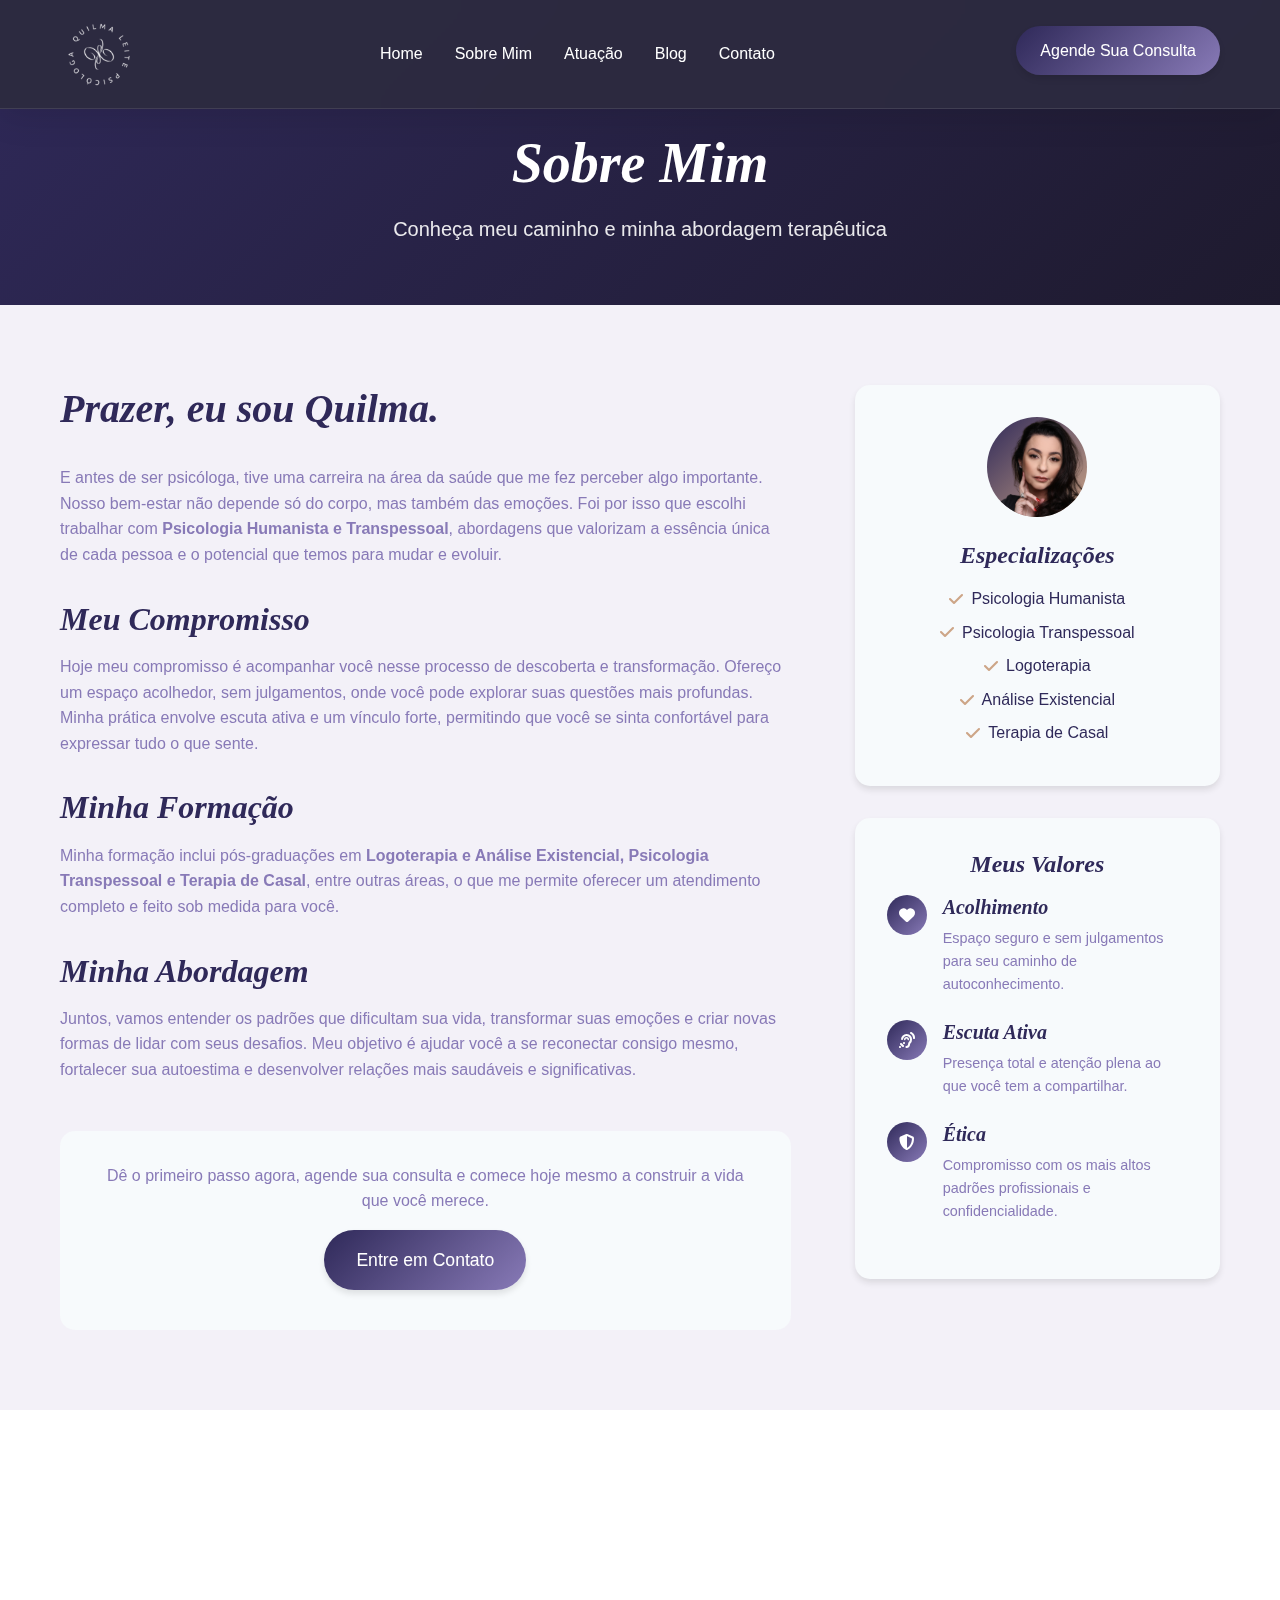
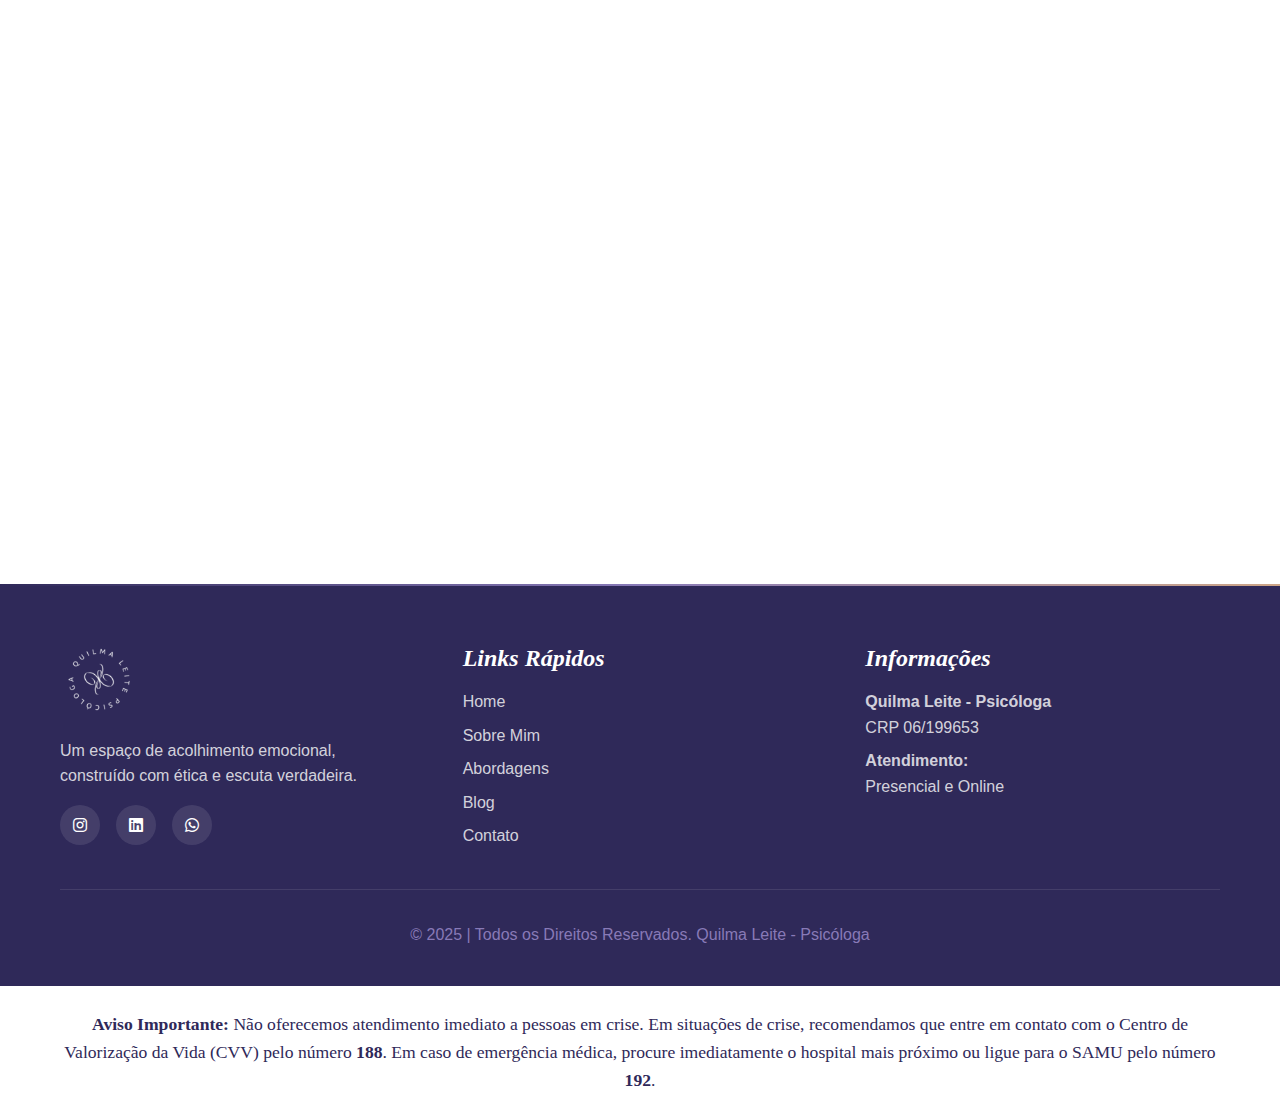
<file: sobre-mim.html>
<!DOCTYPE html>
<html lang="pt-BR">
<head>
    <meta charset="UTF-8">
    <meta name="viewport" content="width=device-width, initial-scale=1.0">
    <title>Sobre Mim - Quilma Leite | Psicóloga Humanista e Transpessoal</title>
    <meta name="description" content="Conheça Quilma Leite, psicóloga especializada em Psicologia Humanista e Transpessoal. Formação em Logoterapia, Psicologia Transpessoal e Terapia de Casal.">
    
    <!-- Fonts -->
    <link rel="preconnect" href="https://fonts.googleapis.com">
    <link rel="preconnect" href="https://fonts.gstatic.com" crossorigin>
    <link href="https://fonts.googleapis.com/css2?family=Inter:wght@300;400;500;600;700&family=Playfair+Display:wght@400;500;600;700&display=swap" rel="stylesheet">
    
    <!-- Icons -->
    <link rel="stylesheet" href="https://cdnjs.cloudflare.com/ajax/libs/font-awesome/6.4.0/css/all.min.css">
    
    <!-- CSS -->
    <link rel="stylesheet" href="styles.css">
</head>
<body>
    <!-- Header -->
    <header class="header">
        <nav class="navbar">
            <div class="nav-container">
                <div class="nav-logo">
                    <img src="logo.png" alt="Quilma Leite - Psicóloga" class="logo-image">
                </div>
                <ul class="nav-menu">
                    <li><a href="index.html">Home</a></li>
                    <li><a href="sobre-mim.html">Sobre Mim</a></li>
                    <li><a href="atuacao.html">Atuação</a></li>
                    <li><a href="blog.html">Blog</a></li>
                    <li><a href="contato.html">Contato</a></li>
                </ul>
                <div class="nav-cta">
                    <a href="contato.html" class="btn-primary">Agende Sua Consulta</a>
                </div>
                <div class="hamburger">
                    <span></span>
                    <span></span>
                    <span></span>
                </div>
            </div>
        </nav>
    </header>

    <!-- Hero Section -->
    <section class="page-hero">
        <div class="container">
            <div class="page-hero-content">
                <h1>Sobre Mim</h1>
                <p>Conheça meu caminho e minha abordagem terapêutica</p>
            </div>
        </div>
    </section>

    <!-- Main Content -->
    <section class="about-detailed">
        <div class="container">
            <div class="about-content-detailed">
                <div class="about-text-detailed">
                    <h2>Prazer, eu sou Quilma.</h2>
                    
                    <div class="about-intro">
                        <p>
                            E antes de ser psicóloga, tive uma carreira na área da saúde que me fez perceber algo importante. 
                            Nosso bem-estar não depende só do corpo, mas também das emoções. Foi por isso que escolhi trabalhar com 
                            <strong>Psicologia Humanista e Transpessoal</strong>, abordagens que valorizam a essência única de cada pessoa 
                            e o potencial que temos para mudar e evoluir.
                        </p>
                    </div>

                    <div class="about-commitment">
                        <h3>Meu Compromisso</h3>
                        <p>
                            Hoje meu compromisso é acompanhar você nesse processo de descoberta e transformação. Ofereço um espaço acolhedor, 
                            sem julgamentos, onde você pode explorar suas questões mais profundas. Minha prática envolve escuta ativa e um vínculo forte, 
                            permitindo que você se sinta confortável para expressar tudo o que sente.
                        </p>
                    </div>

                    <div class="about-formation">
                        <h3>Minha Formação</h3>
                        <p>
                            Minha formação inclui pós-graduações em <strong>Logoterapia e Análise Existencial, Psicologia Transpessoal e Terapia de Casal</strong>, 
                            entre outras áreas, o que me permite oferecer um atendimento completo e feito sob medida para você.
                        </p>
                    </div>

                    <div class="about-approach">
                        <h3>Minha Abordagem</h3>
                        <p>
                            Juntos, vamos entender os padrões que dificultam sua vida, transformar suas emoções e criar novas formas de lidar com seus desafios. 
                            Meu objetivo é ajudar você a se reconectar consigo mesmo, fortalecer sua autoestima e desenvolver relações mais saudáveis e significativas.
                        </p>
                    </div>

                    <div class="about-cta">
                        <p>
                            Dê o primeiro passo agora, agende sua consulta e comece hoje mesmo a construir a vida que você merece.
                        </p>
                        <a href="contato.html" class="btn-primary btn-large">Entre em Contato</a>
                    </div>
                </div>

                <div class="about-sidebar">
                    <div class="profile-card">
                        <div class="profile-image">
                            <img src="SEOPACK.ORG88 (2).png" alt="Quilma Leite - Psicóloga" class="profile-photo">
                        </div>



                        
                        <div class="specialties">
                            <h4>Especializações</h4>
                            <ul>
                                <li><i class="fas fa-check"></i> Psicologia Humanista</li>
                                <li><i class="fas fa-check"></i> Psicologia Transpessoal</li>
                                <li><i class="fas fa-check"></i> Logoterapia</li>
                                <li><i class="fas fa-check"></i> Análise Existencial</li>
                                <li><i class="fas fa-check"></i> Terapia de Casal</li>
                            </ul>
                        </div>
                    </div>

                    <div class="values-card">
                        <h4>Meus Valores</h4>
                        <div class="value-item-sidebar">
                            <div class="value-icon-sidebar">
                                <i class="fas fa-heart"></i>
                            </div>
                            <div class="value-content-sidebar">
                                <h5>Acolhimento</h5>
                                <p>Espaço seguro e sem julgamentos para seu caminho de autoconhecimento.</p>
                            </div>
                        </div>
                        <div class="value-item-sidebar">
                            <div class="value-icon-sidebar">
                                <i class="fas fa-ear-listen"></i>
                            </div>
                            <div class="value-content-sidebar">
                                <h5>Escuta Ativa</h5>
                                <p>Presença total e atenção plena ao que você tem a compartilhar.</p>
                            </div>
                        </div>
                        <div class="value-item-sidebar">
                            <div class="value-icon-sidebar">
                                <i class="fas fa-shield-alt"></i>
                            </div>
                            <div class="value-content-sidebar">
                                <h5>Ética</h5>
                                <p>Compromisso com os mais altos padrões profissionais e confidencialidade.</p>
                            </div>
                        </div>
                    </div>
                </div>
            </div>
        </div>
    </section>

    <!-- Segunda Imagem Section -->
    <section class="second-image-section">
        <div class="container">
            <div class="second-image-content">
                <img src="WhatsApp_Image_2025-08-28_at_11.07.05-removebg-preview.png" alt="Quilma Leite - Psicóloga" class="second-profile-image">
            </div>
        </div>
    </section>

    <!-- CTA Section -->
    <section class="cta">
        <div class="container">
            <div class="cta-content">
                <h2>Pronto para começar sua transformação?</h2>
                <h3>Vamos juntos construir o caminho para sua melhor versão</h3>
                <p>Agende sua primeira consulta e descubra como a psicoterapia pode transformar sua vida.</p>
                <a href="contato.html" class="btn-primary btn-large">Agende Sua Consulta</a>
            </div>
        </div>
    </section>

    <!-- Footer -->
    <footer class="footer">
        <div class="container">
            <div class="footer-content">
                <div class="footer-section">
                    <div class="footer-logo">
                        <img src="logo.png" alt="Quilma Leite - Psicóloga" class="footer-logo-image">
                    </div>
                    <p>Um espaço de acolhimento emocional, construído com ética e escuta verdadeira.</p>
                    <div class="social-links">
                        <a href="#" aria-label="Instagram"><i class="fab fa-instagram"></i></a>
                        <a href="#" aria-label="LinkedIn"><i class="fab fa-linkedin"></i></a>
                        <a href="#" aria-label="WhatsApp"><i class="fab fa-whatsapp"></i></a>
                    </div>
                </div>
                <div class="footer-section">
                    <h4>Links Rápidos</h4>
                    <ul>
                        <li><a href="index.html">Home</a></li>
                        <li><a href="sobre-mim.html">Sobre Mim</a></li>
                        <li><a href="atuacao.html">Abordagens</a></li>
                        <li><a href="blog.html">Blog</a></li>
                        <li><a href="contato.html">Contato</a></li>
                    </ul>
                </div>
                <div class="footer-section">
                    <h4>Informações</h4>
                    <p><strong>Quilma Leite - Psicóloga</strong><br>
                    CRP 06/199653</p>
                    <p><strong>Atendimento:</strong><br>
                    Presencial e Online</p>
                </div>
            </div>
            <div class="footer-bottom">
                <p>&copy; 2025 | Todos os Direitos Reservados. Quilma Leite - Psicóloga</p>
            </div>
        </div>
    </footer>

    <!-- Crisis Notice -->
    <div class="crisis-notice">
        <div class="container">
            <p><strong>Aviso Importante:</strong> Não oferecemos atendimento imediato a pessoas em crise. Em situações de crise, recomendamos que entre em contato com o Centro de Valorização da Vida (CVV) pelo número <strong>188</strong>. Em caso de emergência médica, procure imediatamente o hospital mais próximo ou ligue para o SAMU pelo número <strong>192</strong>.</p>
        </div>
    </div>

    <!-- JavaScript -->
    <script src="script.js"></script>
</body>
</html>
</file>
<file: styles.css>
/* Reset e Base */
* {
    margin: 0;
    padding: 0;
    box-sizing: border-box;
}

:root {
    /* Cores principais */
    --primary-color: #2F2959;
    --primary-light: #887AB7;
    --primary-dark: #1E1A2E;
    
    /* Cores secundárias */
    --secondary-color: #CDA587;
    --secondary-light: #E8DCD0;
    --secondary-dark: #B8A99C;
    
    /* Cores de fundo sutis */
    --bg-beige-subtle: rgba(205, 165, 135, 0.15);
    --bg-bege-light: rgba(205, 165, 135, 0.22);
    --bg-bege-medium: rgba(205, 165, 135, 0.28);
    
    /* Cores neutras */
    --text-primary: #2F2959;
    --text-secondary: #887AB7;
    --text-light: #CDA587;
    
    /* Cores de fundo */
    --bg-primary: #FFFFFF;
    --bg-secondary: #F7FAFC;
    --bg-accent: #F0F4F8;
    
    /* Cores de destaque */
    --accent-color: #CDA587;
    --warning-color: #ED8936;
    --error-color: #E53E3E;
    
    /* Tipografia */
    --font-primary: 'Montserrat', sans-serif;
    --font-secondary: 'Grand Cru M', serif;
    
    /* Sombras */
    --shadow-sm: 0 1px 3px rgba(0, 0, 0, 0.1);
    --shadow-md: 0 4px 6px rgba(0, 0, 0, 0.1);
    --shadow-lg: 0 10px 15px rgba(0, 0, 0, 0.1);
    --shadow-xl: 0 20px 25px rgba(0, 0, 0, 0.1);
    
    /* Transições */
    --transition: all 0.3s cubic-bezier(0.4, 0, 0.2, 1);
    --transition-slow: all 0.5s cubic-bezier(0.4, 0, 0.2, 1);
}

html {
    scroll-behavior: smooth;
}

body {
    font-family: var(--font-primary);
    line-height: 1.6;
    color: var(--text-primary);
    background-color: var(--bg-primary);
    overflow-x: hidden;
}

/* Container */
.container {
    max-width: 1200px;
    margin: 0 auto;
    padding: 0 20px;
}

/* Tipografia */
h1, h2, h3, h4, h5, h6 {
    font-family: var(--font-secondary);
    font-weight: 600;
    font-style: italic;
    line-height: 1.2;
    margin-bottom: 1rem;
}

h1 { font-size: 3.5rem; }
h2 { font-size: 2.5rem; }
h3 { font-size: 2rem; }
h4 { font-size: 1.5rem; }
h5 { font-size: 1.25rem; }
h6 { font-size: 1rem; }

p {
    margin-bottom: 1rem;
    color: var(--text-secondary);
}

/* Botões */
.btn-primary, .btn-secondary {
    display: inline-block;
    padding: 12px 24px;
    border-radius: 50px;
    text-decoration: none;
    font-weight: 500;
    transition: all 0.3s cubic-bezier(0.25, 0.46, 0.45, 0.94);
    border: none;
    cursor: pointer;
    font-size: 1rem;
    text-align: center;
    position: relative;
    overflow: hidden;
}

.btn-primary::before, .btn-secondary::before {
    content: '';
    position: absolute;
    top: 50%;
    left: 50%;
    width: 0;
    height: 0;
    background: rgba(255, 255, 255, 0.2);
    border-radius: 50%;
    transform: translate(-50%, -50%);
    transition: width 0.6s, height 0.6s;
}

.btn-primary:hover::before, .btn-secondary:hover::before {
    width: 300px;
    height: 300px;
}

.btn-primary {
    background: linear-gradient(135deg, var(--primary-color), var(--primary-light));
    color: white;
    box-shadow: var(--shadow-md);
}

.btn-primary:hover {
    transform: translateY(-2px);
    box-shadow: var(--shadow-lg);
}

.btn-secondary {
    background: transparent;
    color: var(--primary-color);
    border: 2px solid var(--primary-color);
}

.btn-secondary:hover {
    background: var(--primary-color);
    color: white;
    transform: translateY(-2px);
}

.btn-large {
    padding: 16px 32px;
    font-size: 1.1rem;
}

.btn-full {
    width: 100%;
}

/* Header */
.header {
    position: fixed;
    top: 0;
    left: 0;
    right: 0;
    background: rgba(44, 42, 63, 0.95);
    backdrop-filter: blur(20px);
    -webkit-backdrop-filter: blur(20px);
    box-shadow: 0 8px 32px rgba(0, 0, 0, 0.1);
    z-index: 9999;
    transition: all 0.4s cubic-bezier(0.25, 0.46, 0.45, 0.94);
    border-bottom: 1px solid rgba(255, 255, 255, 0.1);
}

.header.scrolled {
    background: rgba(44, 42, 63, 0.98);
    box-shadow: 0 8px 32px rgba(0, 0, 0, 0.15);
}

.navbar {
    padding: 1rem 0;
}

/* Ajuste do header para logo maior em desktop */
@media (min-width: 768px) {
    .navbar {
        padding: 1.2rem 0;
    }
}

.nav-container {
    display: flex;
    justify-content: space-between;
    align-items: center;
    max-width: 1200px;
    margin: 0 auto;
    padding: 0 20px;
    gap: 2rem;
}

/* Ajuste do container para logo maior em desktop */
@media (min-width: 768px) {
    .nav-container {
        gap: 3rem;
    }
    
    .nav-cta {
        display: block !important;
        visibility: visible !important;
        opacity: 1 !important;
        pointer-events: auto !important;
    }
}

.nav-logo {
    display: flex;
    align-items: center;
}

.logo-image {
    height: 50px;
    width: auto;
    max-width: 200px;
    object-fit: contain;
    filter: brightness(0) invert(1); /* Torna a logo branca se for escura */
}

/* Logo ajustada para header menor em desktop */
@media (min-width: 768px) {
    .logo-image {
        height: 70px;
        max-width: 250px;
    }
}

/* Placeholder temporário para a logo */
.logo-placeholder {
    background: linear-gradient(135deg, var(--primary-color), var(--primary-light));
    border-radius: 10px;
    padding: 12px 20px;
    display: flex;
    align-items: center;
    justify-content: center;
    color: white;
    font-family: var(--font-secondary);
    font-weight: 600;
    font-size: 1.3rem;
    text-decoration: none;
    min-width: 120px;
    box-shadow: var(--shadow-md);
    transition: var(--transition);
}

.logo-placeholder:hover {
    transform: translateY(-2px);
    box-shadow: var(--shadow-lg);
}

.logo-fallback {
    color: var(--primary-color);
    font-family: var(--font-secondary);
    font-size: 1.8rem;
    margin: 0;
    display: none;
}

.nav-menu {
    display: flex;
    list-style: none;
    gap: 2rem;
}

.nav-menu a {
    text-decoration: none;
    color: white;
    font-weight: 500;
    transition: var(--transition);
    position: relative;
}

.nav-menu a:hover {
    color: var(--secondary-color);
}

.nav-menu a::after {
    content: '';
    position: absolute;
    bottom: -5px;
    left: 0;
    width: 0;
    height: 2px;
    background: var(--primary-color);
    transition: var(--transition);
}

.nav-menu a:hover::after {
    width: 100%;
}

.hamburger {
    display: none;
    flex-direction: column;
    cursor: pointer;
}

.hamburger span {
    width: 25px;
    height: 3px;
    background: white;
    margin: 3px 0;
    transition: var(--transition);
}

/* Hero Section */
.hero {
    padding: 120px 0 80px;
    background: linear-gradient(135deg, var(--bg-secondary) 0%, var(--bg-accent) 100%);
    position: relative;
    overflow: hidden;
}

/* Ajuste do hero para header menor em desktop */
@media (min-width: 768px) {
    .hero {
        padding: 130px 0 80px;
    }
}

.hero::before {
    content: '';
    position: absolute;
    top: 0;
    left: 0;
    right: 0;
    bottom: 0;
    background: url('data:image/svg+xml,<svg xmlns="http://www.w3.org/2000/svg" viewBox="0 0 100 100"><defs><pattern id="grain" width="100" height="100" patternUnits="userSpaceOnUse"><circle cx="25" cy="25" r="1" fill="%23f0f4f8" opacity="0.1"/><circle cx="75" cy="75" r="1" fill="%23f0f4f8" opacity="0.1"/><circle cx="50" cy="10" r="0.5" fill="%23f0f4f8" opacity="0.1"/></pattern></defs><rect width="100" height="100" fill="url(%23grain)"/></svg>');
    opacity: 0.3;
}

.hero-container {
    display: grid;
    grid-template-columns: 1fr 1fr;
    gap: 4rem;
    align-items: center;
    max-width: 1200px;
    margin: 0 auto;
    padding: 0 20px;
    position: relative;
    z-index: 1;
}

.hero-title-container {
    position: relative;
    height: 300px;
    margin-bottom: 1.5rem;
    overflow: hidden;
}



@media (max-width: 768px) {
    .hero-title-container {
        height: 220px;
    }
}

@media (max-width: 480px) {
    .hero-title-container {
        height: 150px;
    }
}

.hero-title {
    font-size: 3.5rem;
    position: absolute;
    top: 80px;
    left: 0;
    width: 100%;
    background: linear-gradient(135deg, var(--primary-color), var(--primary-dark));
    -webkit-background-clip: text;
    -webkit-text-fill-color: transparent;
    background-clip: text;
    opacity: 0;
    transform: translateY(50px);
    transition: all 0.8s cubic-bezier(0.25, 0.46, 0.45, 0.94);
    z-index: 1;
    visibility: hidden;
    line-height: 1.4;
}

@media (max-width: 768px) {
    .hero-title {
        line-height: 1.2;
    }
}

@media (max-width: 480px) {
    .hero-title {
        line-height: 1.1;
    }
}

@media (max-width: 768px) {
    .hero-title {
        font-size: 1.8rem;
    }
}

@media (max-width: 480px) {
    .hero-title {
        font-size: 1.4rem;
    }
}

.hero-title.active {
    opacity: 1;
    transform: translateY(0);
    z-index: 2;
    visibility: visible;
    position: relative;
    overflow: hidden;
    padding: 20px 0;
    margin: 0;
}

@media (max-width: 768px) {
    .hero-title.active {
        padding: 10px 0;
    }
}

@media (max-width: 480px) {
    .hero-title.active {
        padding: 5px 0;
    }
}

.hero-title.active::after {
    content: '';
    position: absolute;
    top: 0;
    left: -100%;
    width: 100%;
    height: 100%;
    background: linear-gradient(
        90deg,
        transparent,
        rgba(255, 255, 255, 0.3),
        rgba(255, 255, 255, 0.6),
        rgba(255, 255, 255, 0.3),
        transparent
    );
    animation: shimmer 4s ease-in-out infinite;
    pointer-events: none;
    mix-blend-mode: overlay;
}

.hero-title-1 {
    opacity: 1;
    transform: translateY(0);
    z-index: 2;
    top: 80px;
}

@media (max-width: 768px) {
    .hero-title-1 {
        top: 60px;
    }
}

@media (max-width: 480px) {
    .hero-title-1 {
        top: 40px;
    }
}

.hero-title-2 {
    opacity: 0;
    transform: translateY(50px);
    pointer-events: none;
    font-size: 2.8rem;
}

@media (max-width: 768px) {
    .hero-title-2 {
        font-size: 2.2rem;
    }
}

@media (max-width: 480px) {
    .hero-title-2 {
        font-size: 1.8rem;
    }
}

.highlight {
    background: linear-gradient(135deg, var(--primary-color), var(--primary-light));
    -webkit-background-clip: text;
    -webkit-text-fill-color: transparent;
    background-clip: text;
}

.hero-subtitle {
    font-size: 1.25rem;
    color: var(--text-secondary);
    margin-bottom: 2rem;
    opacity: 0;
    transform: translateY(30px);
    animation: subtitleEntrance 1.2s cubic-bezier(0.25, 0.46, 0.45, 0.94) 0.4s forwards;
}

.hero-buttons {
    display: flex;
    gap: 1rem;
    flex-wrap: wrap;
    opacity: 0;
    transform: translateY(30px);
    animation: buttonsEntrance 1.2s cubic-bezier(0.25, 0.46, 0.45, 0.94) 0.6s forwards;
}

.hero-image {
    position: relative;
    height: 500px;
}

.hero-visual {
    position: relative;
    width: 100%;
    height: 100%;
}

.floating-card {
    position: absolute;
    background: linear-gradient(135deg, var(--bg-beige-subtle), var(--bg-bege-light));
    color: var(--text-primary);
    padding: 1.5rem;
    border-radius: 20px;
    box-shadow: var(--shadow-lg);
    display: flex;
    flex-direction: column;
    align-items: center;
    text-align: center;
    border: 1px solid var(--bg-bege-medium);
    opacity: 0;
    transform: translateY(30px) scale(0.8);
    animation: cardEntrance 1.2s ease-out forwards, float 6s ease-in-out infinite;
}

.floating-card:nth-child(1) { 
    animation: cardEntrance 1.2s ease-out 0.3s forwards, float 6s ease-in-out 0.3s infinite; 
}
.floating-card:nth-child(2) { 
    animation: cardEntrance 1.2s ease-out 0.6s forwards, float 6s ease-in-out 0.6s infinite; 
}
.floating-card:nth-child(3) { 
    animation: cardEntrance 1.2s ease-out 0.9s forwards, float 6s ease-in-out 0.9s infinite; 
}
.floating-card:nth-child(4) { 
    animation: cardEntrance 1.2s ease-out 1.2s forwards, float 6s ease-in-out 1.2s infinite; 
}
.floating-card:nth-child(5) { 
    animation: cardEntrance 1.2s ease-out 1.5s forwards, float 6s ease-in-out 1.5s infinite; 
}

.floating-card i {
    font-size: 2rem;
    color: var(--primary-color);
    margin-bottom: 0.5rem;
}

.floating-card span {
    font-weight: 500;
    color: var(--text-primary);
}

.card-1 {
    top: 8%;
    left: 3%;
    animation-delay: 0s;
}

.card-2 {
    top: 18%;
    right: 3%;
    animation-delay: 2s;
}

.card-3 {
    top: 45%;
    left: 8%;
    animation-delay: 4s;
}

.card-4 {
    top: 75%;
    right: 3%;
    animation-delay: 6s;
}

.card-5 {
    bottom: 2%;
    left: 0%;
    transform: translate(-50%, -50%);
    animation-delay: 8s;
}

@keyframes float {
    0%, 100% { transform: translateY(0px) rotate(0deg); }
    25% { transform: translateY(-15px) rotate(1deg); }
    50% { transform: translateY(-25px) rotate(0deg); }
    75% { transform: translateY(-15px) rotate(-1deg); }
}

@keyframes cardEntrance {
    0% {
        opacity: 0;
        transform: translateY(30px) scale(0.8) rotate(-5deg);
    }
    50% {
        opacity: 0.8;
        transform: translateY(-5px) scale(1.05) rotate(2deg);
    }
    100% {
        opacity: 1;
        transform: translateY(0) scale(1) rotate(0deg);
    }
}

@keyframes titleEntrance {
    0% {
        opacity: 0;
        transform: translateY(50px) scale(0.9);
    }
    50% {
        opacity: 0.8;
        transform: translateY(-5px) scale(1.02);
    }
    100% {
        opacity: 1;
        transform: translateY(0) scale(1);
    }
}

@keyframes subtitleEntrance {
    0% {
        opacity: 0;
        transform: translateY(30px) scale(0.95);
    }
    100% {
        opacity: 1;
        transform: translateY(0) scale(1);
    }
}

@keyframes buttonsEntrance {
    0% {
        opacity: 0;
        transform: translateY(30px) scale(0.9);
    }
    100% {
        opacity: 1;
        transform: translateY(0) scale(1);
    }
}



@keyframes phraseSlideOut {
    0% {
        opacity: 1;
        transform: translateY(0) scale(1);
    }
    100% {
        opacity: 0;
        transform: translateY(-50px) scale(0.9);
    }
}

@keyframes phraseSlideIn {
    0% {
        opacity: 0;
        transform: translateY(50px) scale(0.9);
    }
    100% {
        opacity: 1;
        transform: translateY(0) scale(1);
    }
}

@keyframes phraseFadeIn {
    0% {
        opacity: 0;
        transform: translateY(20px);
    }
    100% {
        opacity: 1;
        transform: translateY(0);
    }
}

@keyframes shimmer {
    0% {
        left: -100%;
    }
    50% {
        left: 100%;
    }
    100% {
        left: 100%;
    }
}

/* Section Headers */
.section-header {
    text-align: center;
    margin-bottom: 4rem;
}

.section-title {
    color: var(--text-primary);
    margin-bottom: 1rem;
    font-size: 3.5rem;
}

.section-subtitle {
    font-size: 1.75rem;
    color: var(--text-secondary);
    max-width: 600px;
    margin: 0 auto;
}

/* About Section */
.about {
    padding: 120px 0;
    background: rgba(136, 122, 183, 0.1); /* Lilás clarinho baseado na cor #887AB7 */
}



.about-content {
    display: flex;
    flex-direction: column;
    gap: 2rem;
    align-items: center;
    position: relative;
}

.about-text h3 {
    color: var(--primary-color);
    margin-bottom: 1.5rem;
}

.about-values {
    margin-top: 3rem;
}

.value-item {
    display: flex;
    gap: 1.5rem;
    margin-bottom: 2rem;
    padding: 1.5rem;
    background: var(--bg-secondary);
    border-radius: 15px;
    transition: var(--transition);
}

.value-item:hover {
    transform: translateY(-5px);
    box-shadow: var(--shadow-lg);
}

.value-icon {
    width: 60px;
    height: 60px;
    background: linear-gradient(135deg, var(--primary-color), var(--primary-light));
    border-radius: 50%;
    display: flex;
    align-items: center;
    justify-content: center;
    flex-shrink: 0;
}

.value-icon i {
    font-size: 1.5rem;
    color: white;
}

.value-content h4 {
    color: var(--primary-color);
    margin-bottom: 0.5rem;
}

.about-image {
    display: flex;
    flex-direction: column;
    align-items: center;
    justify-content: flex-start;
    width: 100%;
    text-align: center;
    margin-top: 2rem;
}

/* Photo Carousel */
.photo-carousel {
    position: relative;
    width: 100%;
    max-width: 500px;
    overflow: hidden;
    border-radius: 20px;
    box-shadow: var(--shadow-lg);
    z-index: 1;
    display: block !important;
    visibility: visible !important;
    opacity: 1 !important;
}

.carousel-container {
    position: relative;
    width: 100%;
    height: 300px;
}

.carousel-slide {
    position: absolute;
    top: 0;
    left: 0;
    width: 100%;
    height: 100%;
    opacity: 0;
    transition: opacity 0.8s ease-in-out;
    z-index: 1;
}

.carousel-slide.active {
    opacity: 1;
}

.carousel-slide.active {
    opacity: 1;
}

.carousel-image {
    width: 100%;
    height: 100%;
    object-fit: cover;
    border-radius: 20px;
}

.carousel-controls {
    position: absolute;
    top: 50%;
    left: 0;
    right: 0;
    transform: translateY(-50%);
    display: flex;
    justify-content: space-between;
    padding: 0 20px;
    pointer-events: none;
    z-index: 3;
}

.carousel-btn {
    background: rgba(255, 255, 255, 0.9);
    border: none;
    border-radius: 50%;
    width: 50px;
    height: 50px;
    display: flex;
    align-items: center;
    justify-content: center;
    cursor: pointer;
    transition: all 0.3s ease;
    pointer-events: auto;
    box-shadow: var(--shadow-md);
    z-index: 4;
}

.carousel-btn:hover {
    background: white;
    transform: scale(1.1);
    box-shadow: var(--shadow-lg);
}

.carousel-btn i {
    color: var(--primary-color);
    font-size: 1.2rem;
}

.carousel-indicators {
    position: absolute;
    bottom: 20px;
    left: 50%;
    transform: translateX(-50%);
    display: flex;
    gap: 10px;
    z-index: 3;
}

.indicator {
    width: 12px;
    height: 12px;
    border-radius: 50%;
    background: rgba(255, 255, 255, 0.5);
    cursor: pointer;
    transition: all 0.3s ease;
    z-index: 4;
}

.indicator.active {
    background: white;
    transform: scale(1.2);
}

.indicator:hover {
    background: rgba(255, 255, 255, 0.8);
}

/* Responsive Carousel */
@media (max-width: 768px) {
    .carousel-container {
        height: 250px;
    }
    
    .carousel-btn {
        width: 40px;
        height: 40px;
    }
    
    .carousel-btn i {
        font-size: 1rem;
    }
    
    .indicator {
        width: 10px;
        height: 10px;
    }
    
    .photo-carousel {
        display: block !important;
        visibility: visible !important;
        opacity: 1 !important;
    }
}

@media (max-width: 480px) {
    .carousel-container {
        height: 200px;
    }
    
    .carousel-controls {
        padding: 0 10px;
    }
    
    .carousel-btn {
        width: 35px;
        height: 35px;
    }
    
    .carousel-indicators {
        bottom: 15px;
    }
    
    .photo-carousel {
        display: block !important;
        visibility: visible !important;
        opacity: 1 !important;
    }
}



.about-profile-image {
    width: 400px;
    height: 250px;
    object-fit: contain;
    border-radius: 0;
    border: none;
    box-shadow: none;
    transition: all 0.4s cubic-bezier(0.25, 0.46, 0.45, 0.94);
    filter: brightness(1.05) contrast(1.1);
    display: block;
    margin: 0 auto;
    background: transparent;
}

/* Desktop - primeira foto maior */
@media (min-width: 768px) {
    .about-profile-image {
        width: 900px !important;
        height: 1100px !important;
        object-fit: contain !important;
        margin-top: 2rem !important;
        background: transparent !important;
    }
}

.about-profile-image-small {
    width: 400px;
    height: 250px;
    object-fit: contain;
    border-radius: 0;
    border: none;
    box-shadow: none;
    transition: all 0.4s cubic-bezier(0.25, 0.46, 0.45, 0.94);
    filter: brightness(1.05) contrast(1.1);
    display: block;
    margin: 0 auto;
}



.profile-info {
    margin-top: 1.5rem;
    text-align: center;
    display: flex;
    flex-direction: column;
    align-items: center;
    justify-content: center;
    gap: 0.5rem;
    width: 100%;
}

.profile-name {
    font-family: var(--font-secondary);
    font-size: 1.3rem;
    font-weight: 600;
    color: var(--primary-color);
}

.profile-crp {
    font-size: 0.9rem;
    color: var(--text-secondary);
    font-weight: 500;
}

/* Responsividade para dispositivos móveis */
@media (max-width: 1200px) {
    .about-image {
        right: -120px;
    }
    
    .about-profile-image {
        width: 750px;
        height: 900px;
        object-fit: contain;
        background: transparent;
        margin-top: 2rem !important;
    }
}

@media (max-width: 768px) {
    .about-image {
        position: static !important;
        right: auto !important;
        margin-top: 0 !important;
        justify-content: center !important;
        align-items: center !important;
        width: 100% !important;
        height: auto !important;
    }
    
    .photo-carousel,
    .carousel-container,
    .carousel-slide,
    .carousel-image {
        display: block !important;
        visibility: visible !important;
        opacity: 1 !important;
        position: relative !important;
        width: 100% !important;
        height: auto !important;
    }
    
    .carousel-container {
        height: 250px !important;
    }
    
    .about-profile-image {
        width: 650px !important;
        height: 800px !important;
        max-width: 650px !important;
        max-height: 800px !important;
        object-fit: contain !important;
        background: transparent !important;
    }
    
    .profile-info {
        margin-top: 1rem;
        padding: 0.8rem;
    }
    
    .profile-name {
        font-size: 1.1rem;
    }
    
    .profile-crp {
        font-size: 0.8rem;
    }
}

@media (max-width: 480px) {
    .about-image {
        position: static !important;
        right: auto !important;
        margin-top: 0 !important;
        justify-content: center !important;
        align-items: center !important;
        width: 100% !important;
        height: auto !important;
    }
    
    .photo-carousel {
        display: block !important;
        visibility: visible !important;
        opacity: 1 !important;
        width: 100% !important;
        max-width: 100% !important;
    }
    
    .carousel-container {
        height: 200px !important;
        width: 100% !important;
        overflow: hidden !important;
        position: relative !important;
    }
    
    .carousel-slide {
        display: block !important;
        visibility: visible !important;
        opacity: 1 !important;
        width: 100% !important;
        height: 100% !important;
        position: absolute !important;
        top: 0 !important;
        left: 0 !important;
        transition: opacity 0.8s ease-in-out !important;
    }
    
    .carousel-slide.active {
        opacity: 1 !important;
        z-index: 2 !important;
    }
    
    .carousel-slide:not(.active) {
        opacity: 0 !important;
        z-index: 1 !important;
    }
    
    .carousel-image {
        width: 100% !important;
        height: 100% !important;
        object-fit: cover !important;
        border-radius: 15px !important;
    }
    
    .about-profile-image {
        width: 350px !important;
        height: 438px !important;
        max-width: 350px !important;
        max-height: 438px !important;
    }
    
    .about-content {
        grid-template-columns: 3fr 1fr !important;
        gap: 1rem !important;
    }
    
    .section-subtitle {
        line-height: 1.2;
    }
    
    .section-subtitle br {
        display: none;
    }
    
    .section-subtitle {
        display: none;
    }
    
    .section-subtitle::before {
        content: "Cuidado emocional com escuta, presença\Ae compromisso";
        white-space: pre-line;
        display: block;
        text-align: center;
    }
}

@media (max-width: 360px) {
    .about-image {
        position: static !important;
        right: auto !important;
        margin-top: -100px !important;
        justify-content: center !important;
        align-items: center !important;
        width: auto !important;
        height: auto !important;
    }
    
    .about-profile-image {
        width: 300px !important;
        height: 375px !important;
        max-width: 300px !important;
        max-height: 375px !important;
    }
}

/* Services Section */
.services {
    padding: 80px 0;
    background: rgba(136, 122, 183, 0.1) !important; /* Lilás clarinho baseado na cor #887AB7 */
}

/* Força o fundo lilás em todas as telas */
.services {
    background-color: #F0EFF7 !important;
    background-image: none !important;
}

.services-grid {
    display: grid;
    grid-template-columns: repeat(auto-fit, minmax(300px, 1fr));
    gap: 2rem;
    max-width: 1200px;
    margin: 0 auto;
}

.service-card {
    background: linear-gradient(135deg, var(--bg-beige-subtle), var(--bg-bege-light));
    padding: 2.5rem;
    border-radius: 20px;
    box-shadow: var(--shadow-md);
    transition: all 0.4s cubic-bezier(0.25, 0.46, 0.45, 0.94);
    text-align: center;
    border: 1px solid var(--bg-bege-medium);
    position: relative;
    overflow: hidden;
}

.service-card::before {
    content: '';
    position: absolute;
    top: 0;
    left: -100%;
    width: 100%;
    height: 100%;
    background: linear-gradient(90deg, transparent, rgba(255, 255, 255, 0.2), transparent);
    transition: left 0.6s;
}

.service-card:hover::before {
    left: 100%;
}

.service-card:hover {
    transform: translateY(-10px);
    box-shadow: var(--shadow-xl);
}

.service-icon {
    width: 80px;
    height: 80px;
    background: linear-gradient(135deg, var(--primary-color), var(--primary-dark));
    border-radius: 50%;
    display: flex;
    align-items: center;
    justify-content: center;
    margin: 0 auto 1.5rem;
    transition: all 0.4s cubic-bezier(0.25, 0.46, 0.45, 0.94);
    position: relative;
}

.service-icon::after {
    content: '';
    position: absolute;
    top: -2px;
    left: -2px;
    right: -2px;
    bottom: -2px;
    background: linear-gradient(45deg, var(--primary-color), var(--primary-light), var(--secondary-color));
    border-radius: 50%;
    z-index: -1;
    opacity: 0;
    transition: opacity 0.4s;
}

.service-card:hover .service-icon::after {
    opacity: 1;
}

.service-icon i {
    font-size: 2rem;
    color: white;
}

.service-card h3 {
    color: var(--text-primary);
    margin-bottom: 1rem;
}

.service-card p {
    margin-bottom: 1.5rem;
    color: var(--text-secondary);
}

.service-link {
    background: linear-gradient(135deg, var(--primary-color), var(--primary-dark));
    -webkit-background-clip: text;
    -webkit-text-fill-color: transparent;
    background-clip: text;
    text-decoration: none;
    font-weight: 500;
    display: inline-flex;
    align-items: center;
    gap: 0.5rem;
    transition: var(--transition);
}

.service-link:hover {
    gap: 1rem;
}

/* Testimonials Section */
.testimonials {
    padding: 80px 0;
    background: rgba(136, 122, 183, 0.1) !important; /* Lilás clarinho baseado na cor #887AB7 */
}

/* Força o fundo lilás em todas as telas */
.testimonials {
    background-color: #F0EFF7 !important;
    background-image: none !important;
}

.testimonials-grid {
    display: grid;
    grid-template-columns: repeat(auto-fit, minmax(300px, 1fr));
    gap: 2rem;
}

.testimonial-card {
    background: var(--bg-secondary);
    padding: 2rem;
    border-radius: 20px;
    box-shadow: var(--shadow-md);
    transition: all 0.4s cubic-bezier(0.25, 0.46, 0.45, 0.94);
    position: relative;
    overflow: hidden;
}

.testimonial-card::before {
    content: '';
    position: absolute;
    top: 0;
    left: 0;
    right: 0;
    height: 3px;
    background: linear-gradient(90deg, var(--primary-color), var(--primary-light), var(--secondary-color));
    transform: scaleX(0);
    transition: transform 0.4s;
}

.testimonial-card:hover::before {
    transform: scaleX(1);
}

.testimonial-card:hover {
    transform: translateY(-5px);
    box-shadow: var(--shadow-lg);
}

.testimonial-rating {
    margin-bottom: 1rem;
}

.testimonial-rating i {
    color: #FFD700;
    margin-right: 2px;
}

.testimonial-card p {
    font-style: italic;
    margin-bottom: 1.5rem;
    color: var(--text-primary);
}

.testimonial-author {
    display: flex;
    justify-content: space-between;
    align-items: center;
}

.author-name {
    font-weight: 600;
    color: var(--primary-color);
}

.author-date {
    color: var(--text-light);
    font-size: 0.9rem;
}

/* FAQ Section */
.faq {
    padding: 80px 0;
    background: rgba(136, 122, 183, 0.1) !important; /* Lilás clarinho baseado na cor #887AB7 */
}

.faq-grid {
    max-width: 800px;
    margin: 0 auto;
}

.faq-item {
    background: white;
    border-radius: 15px;
    margin-bottom: 1rem;
    box-shadow: var(--shadow-sm);
    overflow: hidden;
    transition: var(--transition);
    position: relative;
    z-index: 10;
}

.faq-item:hover {
    box-shadow: var(--shadow-md);
}

.faq-question {
    padding: 1.5rem;
    cursor: pointer;
    display: flex;
    justify-content: space-between;
    align-items: center;
    background: white;
    transition: all 0.3s ease;
    border-bottom: 2px solid transparent;
}

.faq-item.active .faq-question {
    background: var(--bg-accent);
    border-bottom-color: var(--primary-color);
}

.faq-question h3 {
    margin: 0;
    font-size: 1.1rem;
    color: var(--text-primary);
}

.faq-question i {
    color: var(--primary-color);
    transition: var(--transition);
}

.faq-answer {
    padding: 0 1.5rem;
    max-height: 0;
    overflow: hidden;
    transition: max-height 0.3s ease, opacity 0.3s ease, padding 0.3s ease;
    opacity: 0;
    border-top: 1px solid transparent;
    /* Debug: mostrar sempre para testar */
    /* max-height: 300px !important; */
    /* opacity: 1 !important; */
}

.faq-item.active .faq-answer {
    padding: 0 1.5rem 1.5rem !important;
    max-height: 300px !important;
    opacity: 1 !important;
    border-top: 1px solid var(--bg-accent);
    display: block !important;
    visibility: visible !important;
}

.faq-item.active .faq-question i {
    transform: rotate(180deg);
    color: var(--primary-color);
}

.faq-question:hover i {
    color: var(--primary-light);
    transform: scale(1.1);
}

/* Locations Section */
.locations {
    padding: 80px 0;
    background: rgba(136, 122, 183, 0.1) !important; /* Lilás clarinho baseado na cor #887AB7 */
}

.locations-grid {
    display: grid;
    grid-template-columns: repeat(auto-fit, minmax(400px, 1fr));
    gap: 2rem;
}

.location-card {
    background: var(--bg-secondary);
    padding: 2.5rem;
    border-radius: 20px;
    text-align: center;
    box-shadow: var(--shadow-md);
    transition: var(--transition);
}

.location-card:hover {
    transform: translateY(-5px);
    box-shadow: var(--shadow-lg);
}

.location-icon {
    width: 80px;
    height: 80px;
    background: linear-gradient(135deg, var(--secondary-color), var(--secondary-light));
    border-radius: 50%;
    display: flex;
    align-items: center;
    justify-content: center;
    margin: 0 auto 1.5rem;
}

.location-icon i {
    font-size: 2rem;
    color: white;
}

.location-card h3 {
    color: var(--text-primary);
    margin-bottom: 1rem;
}

.location-card p {
    margin-bottom: 1.5rem;
    line-height: 1.8;
}

/* CTA Section */
.cta {
    padding: 80px 0;
    background: linear-gradient(135deg, var(--primary-color), var(--primary-dark));
    color: white;
    text-align: center;
}

.cta-content h2 {
    color: white;
    margin-bottom: 1rem;
}

.cta-content h3 {
    color: var(--secondary-light);
    margin-bottom: 1.5rem;
    font-size: 1.5rem;
}

.cta-content p {
    color: rgba(255, 255, 255, 0.9);
    margin-bottom: 2rem;
    font-size: 1.1rem;
}

.cta .btn-primary {
    background: white;
    color: var(--primary-color);
}

.cta .btn-primary:hover {
    background: var(--bg-secondary);
}

/* Contact Section */
.contact {
    padding: 80px 0;
    background: rgba(136, 122, 183, 0.1) !important; /* Lilás clarinho baseado na cor #887AB7 */
}

.contact-content {
    display: grid;
    grid-template-columns: 1fr 1fr;
    gap: 4rem;
}

.contact-info {
    display: flex;
    flex-direction: column;
    gap: 2rem;
}

.contact-item {
    display: flex;
    gap: 1.5rem;
    align-items: flex-start;
}

.contact-icon {
    width: 60px;
    height: 60px;
    background: linear-gradient(135deg, var(--primary-color), var(--primary-light));
    border-radius: 50%;
    display: flex;
    align-items: center;
    justify-content: center;
    flex-shrink: 0;
}

.contact-icon i {
    font-size: 1.5rem;
    color: white;
}

.contact-details h4 {
    color: var(--primary-color);
    margin-bottom: 0.5rem;
}

.contact-details p {
    margin: 0;
    color: var(--text-secondary);
}

/* Form */
.contact-form {
    background: white;
    padding: 2.5rem;
    border-radius: 20px;
    box-shadow: var(--shadow-lg);
    position: relative;
    overflow: hidden;
}

.contact-form::before {
    content: '';
    position: absolute;
    top: -50%;
    left: -50%;
    width: 200%;
    height: 200%;
    background: linear-gradient(45deg, transparent, rgba(124, 92, 191, 0.05), transparent);
    transform: rotate(45deg);
    transition: all 0.6s;
    opacity: 0;
}

.contact-form:hover::before {
    opacity: 1;
    transform: rotate(45deg) translate(50%, 50%);
}

.form-group {
    margin-bottom: 1.5rem;
}

.form-group input,
.form-group select,
.form-group textarea {
    width: 100%;
    padding: 1rem;
    border: 2px solid var(--bg-accent);
    border-radius: 10px;
    font-size: 1rem;
    transition: all 0.3s cubic-bezier(0.25, 0.46, 0.45, 0.94);
    background: white;
    position: relative;
}

.form-group input:focus,
.form-group select:focus,
.form-group textarea:focus {
    outline: none;
    border-color: var(--primary-color);
    box-shadow: 0 0 0 3px rgba(124, 92, 191, 0.1);
    transform: translateY(-2px);
}

.form-group input:focus,
.form-group select:focus,
.form-group textarea:focus {
    outline: none;
    border-color: var(--primary-color);
    box-shadow: 0 0 0 3px rgba(124, 92, 191, 0.1);
}

.form-group textarea {
    resize: vertical;
    min-height: 120px;
}

/* Footer */
.footer {
    background: var(--text-primary);
    color: white;
    padding: 60px 0 20px;
    position: relative;
    overflow: hidden;
}

.footer::before {
    content: '';
    position: absolute;
    top: 0;
    left: 0;
    right: 0;
    height: 2px;
    background: linear-gradient(90deg, var(--primary-color), var(--primary-light), var(--secondary-color));
    animation: footerGlow 3s ease-in-out infinite;
}

@keyframes footerGlow {
    0%, 100% { opacity: 0.5; }
    50% { opacity: 1; }
}

.footer-content {
    display: grid;
    grid-template-columns: repeat(auto-fit, minmax(250px, 1fr));
    gap: 3rem;
    margin-bottom: 2rem;
}

.footer-logo {
    margin-bottom: 1rem;
}

.footer-logo-image {
    height: 50px;
    width: auto;
    max-width: 200px;
    object-fit: contain;
    filter: brightness(0) invert(1); /* Torna a logo branca se for escura */
}

/* Logo do footer ajustada para desktop */
@media (min-width: 768px) {
    .footer-logo-image {
        height: 70px;
        max-width: 250px;
    }
}

/* Placeholder temporário para a logo do footer */
.footer-logo-placeholder {
    background: linear-gradient(135deg, var(--primary-color), var(--primary-light));
    border-radius: 8px;
    padding: 8px 16px;
    display: flex;
    align-items: center;
    justify-content: center;
    color: white;
    font-family: var(--font-secondary);
    font-weight: 600;
    font-size: 1.1rem;
    text-decoration: none;
    min-width: 80px;
    box-shadow: var(--shadow-sm);
    transition: var(--transition);
}

.footer-logo-placeholder:hover {
    transform: translateY(-1px);
    box-shadow: var(--shadow-md);
}

.footer-logo-fallback {
    color: white;
    font-family: var(--font-secondary);
    font-size: 1.5rem;
    margin: 0;
    display: none;
}

.footer-section h3,
.footer-section h4 {
    color: white;
    margin-bottom: 1rem;
}

.footer-section p {
    color: rgba(255, 255, 255, 0.8);
    margin-bottom: 0.5rem;
}

.footer-section ul {
    list-style: none;
}

.footer-section ul li {
    margin-bottom: 0.5rem;
}

.footer-section ul li a {
    color: rgba(255, 255, 255, 0.8);
    text-decoration: none;
    transition: var(--transition);
}

.footer-section ul li a:hover {
    color: var(--secondary-color);
}

.social-links {
    display: flex;
    gap: 1rem;
    margin-top: 1rem;
}

.social-links a {
    width: 40px;
    height: 40px;
    background: rgba(255, 255, 255, 0.1);
    border-radius: 50%;
    display: flex;
    align-items: center;
    justify-content: center;
    color: white;
    text-decoration: none;
    transition: var(--transition);
}

.social-links a:hover {
    background: var(--primary-color);
    transform: translateY(-3px);
}

.footer-bottom {
    text-align: center;
    padding-top: 2rem;
    border-top: 1px solid rgba(255, 255, 255, 0.1);
    color: rgba(255, 255, 255, 0.6);
}

/* Crisis Notice */
.crisis-notice {
    background: white;
    color: var(--text-primary);
    padding: 1.5rem 0;
    text-align: center;
    border-top: 2px solid var(--primary-color);
    box-shadow: var(--shadow-sm);
}

.crisis-notice p {
    margin: 0;
    color: var(--text-primary);
    font-family: var(--font-secondary);
    font-size: 1.1rem;
    line-height: 1.6;
    font-weight: 500;
}

/* Responsividade */
@media (max-width: 768px) {
    .hamburger {
        display: flex !important;
        position: relative;
        z-index: 10000;
        cursor: pointer;
    }
    
    .nav-menu {
        display: none;
        position: absolute;
        top: 100%;
        left: 0;
        right: 0;
        background: var(--primary-color);
        flex-direction: column;
        padding: 1rem 0;
        box-shadow: var(--shadow-lg);
    }
    
    .nav-menu.active {
        display: flex;
    }
    
    .nav-cta {
        display: none !important;
        visibility: hidden !important;
        opacity: 0 !important;
        pointer-events: none !important;
    }
    
    .nav-menu a {
        color: white;
        padding: 1rem 2rem;
        text-decoration: none;
        border-bottom: 1px solid rgba(255, 255, 255, 0.1);
        transition: var(--transition);
    }
    
    .nav-menu a:hover {
        background: rgba(255, 255, 255, 0.1);
    }
    
    .nav-menu a:last-child {
        border-bottom: none;
    }
    
    .hero-container {
        grid-template-columns: 1fr;
        text-align: center;
        gap: 2rem;
    }
    
    .hero-title {
        font-size: 2.5rem;
    }
    
    .hero-buttons {
        justify-content: center;
        flex-direction: column;
        align-items: center;
        gap: 1rem;
    }
    
    .about-content {
        grid-template-columns: 1fr;
        gap: 2rem;
    }
    
    .contact-content {
        grid-template-columns: 1fr;
        gap: 2rem;
    }
    
    .services-grid {
        grid-template-columns: 1fr;
        gap: 1.5rem;
    }
    
    .locations-grid {
        grid-template-columns: 1fr;
        gap: 1.5rem;
    }
    
    .testimonials-grid {
        grid-template-columns: 1fr;
        gap: 1.5rem;
    }
    
    .floating-card {
        position: relative;
        margin: 0.5rem 0;
        animation: none;
        width: 100%;
        max-width: 280px;
        padding: 1rem;
    }
    
    .hero-visual {
        display: flex;
        flex-direction: column;
        align-items: center;
        gap: 0.5rem;
        margin-top: 2rem;
    }
    
    .hero-image {
        height: auto;
    }
    
    .service-card,
    .approach-item {
        padding: 1.5rem;
        margin-bottom: 1rem;
    }
    
    .approach-content {
        flex-direction: column;
        gap: 1rem;
    }
    
    .approach-icon {
        width: 60px;
        height: 60px;
        margin: 0 auto 1rem;
    }
}

@media (max-width: 480px) {
    .container {
        padding: 0 15px;
    }
    
    .hero {
        padding: 80px 0 40px;
    }
    
    .hero-title {
        font-size: 2rem;
        line-height: 1.2;
    }
    
    .btn-large {
        padding: 14px 24px;
        font-size: 1rem;
    }
    
    .service-card,
    .location-card,
    .contact-form {
        padding: 1.5rem;
    }
    
    .floating-card {
        padding: 0.8rem;
        margin: 0.3rem 0;
        max-width: 250px;
    }
    
    .hero-visual {
        gap: 0.3rem;
        margin-top: 1.5rem;
    }
    
    .crisis-notice {
        padding: 1rem 0;
    }
    
    .crisis-notice p {
        font-size: 1rem;
        line-height: 1.5;
    }
}

/* Animações */
@keyframes fadeInUp {
    from {
        opacity: 0;
        transform: translateY(30px);
    }
    to {
        opacity: 1;
        transform: translateY(0);
    }
}

.fade-in-up {
    animation: fadeInUp 0.6s ease-out;
}

/* Premium Scroll Animations - After Effects Style */
.scroll-animate {
    opacity: 0;
    transform: translateY(40px) scale(0.95);
    transition: all 0.8s cubic-bezier(0.25, 0.46, 0.45, 0.94);
    filter: blur(2px);
}

.scroll-animate.animate {
    opacity: 1;
    transform: translateY(0) scale(1);
    filter: blur(0);
}

/* Staggered animations for cards */
.service-card:nth-child(1) { transition-delay: 0.1s; }
.service-card:nth-child(2) { transition-delay: 0.2s; }
.service-card:nth-child(3) { transition-delay: 0.3s; }
.service-card:nth-child(4) { transition-delay: 0.4s; }
.service-card:nth-child(5) { transition-delay: 0.5s; }
.service-card:nth-child(6) { transition-delay: 0.6s; }

.testimonial-card:nth-child(1) { transition-delay: 0.1s; }
.testimonial-card:nth-child(2) { transition-delay: 0.2s; }
.testimonial-card:nth-child(3) { transition-delay: 0.3s; }

.location-card:nth-child(1) { transition-delay: 0.1s; }
.location-card:nth-child(2) { transition-delay: 0.2s; }

.value-item:nth-child(1) { transition-delay: 0.1s; }
.value-item:nth-child(2) { transition-delay: 0.2s; }
.value-item:nth-child(3) { transition-delay: 0.3s; }

/* Page Hero */
.page-hero {
    padding: 120px 0 60px;
    background: linear-gradient(135deg, var(--primary-color), var(--primary-dark));
    color: white;
    text-align: center;
}

/* Ajuste do page-hero para header menor em desktop */
@media (min-width: 768px) {
    .page-hero {
        padding: 130px 0 60px;
    }
}

.page-hero-content h1 {
    color: white;
    margin-bottom: 1rem;
}

.page-hero-content p {
    color: rgba(255, 255, 255, 0.9);
    font-size: 1.25rem;
    max-width: 600px;
    margin: 0 auto;
}

/* About Detailed Page */
.about-detailed {
    padding: 80px 0;
    background: rgba(136, 122, 183, 0.1) !important; /* Lilás clarinho baseado na cor #887AB7 */
}

.about-content-detailed {
    display: grid;
    grid-template-columns: 2fr 1fr;
    gap: 4rem;
    align-items: start;
}

.about-text-detailed h2 {
    color: var(--primary-color);
    margin-bottom: 2rem;
}

.about-intro,
.about-commitment,
.about-formation,
.about-approach {
    margin-bottom: 2rem;
}

.about-intro h3,
.about-commitment h3,
.about-formation h3,
.about-approach h3 {
    color: var(--primary-color);
    margin-bottom: 1rem;
}

.about-cta {
    background: var(--bg-secondary);
    padding: 2rem;
    border-radius: 15px;
    text-align: center;
    margin-top: 3rem;
}

.about-sidebar {
    display: flex;
    flex-direction: column;
    gap: 2rem;
}

.profile-card,
.values-card {
    background: var(--bg-secondary);
    padding: 2rem;
    border-radius: 15px;
    box-shadow: var(--shadow-md);
}

.values-card h4 {
    text-align: center;
}

.profile-card {
    text-align: center;
    display: flex;
    flex-direction: column;
    align-items: center;
}

.profile-image {
    width: 100px;
    height: 100px;
    background: linear-gradient(135deg, var(--primary-color), var(--secondary-color));
    border-radius: 50%;
    display: flex;
    align-items: center;
    justify-content: center;
    margin: 0 auto 1.5rem;
}

.profile-image i {
    font-size: 2.5rem;
    color: white;
}

.profile-photo {
    width: 100%;
    height: 100%;
    object-fit: cover;
    border-radius: 50%;
}

.profile-title {
    color: var(--text-secondary);
    margin-bottom: 0.5rem;
}

.profile-crp {
    color: var(--primary-color);
    font-weight: 600;
    margin-bottom: 1.5rem;
}

.specialties h4 {
    color: var(--primary-color);
    margin-bottom: 1rem;
    text-align: center;
}

.specialties ul {
    list-style: none;
    text-align: center;
}

.specialties li {
    display: flex;
    align-items: center;
    justify-content: center;
    gap: 0.5rem;
    margin-bottom: 0.5rem;
}

.specialties i {
    color: var(--accent-color);
}

.value-item-sidebar {
    display: flex;
    gap: 1rem;
    margin-bottom: 1.5rem;
}

.value-icon-sidebar {
    width: 40px;
    height: 40px;
    background: linear-gradient(135deg, var(--primary-color), var(--primary-light));
    border-radius: 50%;
    display: flex;
    align-items: center;
    justify-content: center;
    flex-shrink: 0;
}

.value-icon-sidebar i {
    font-size: 1rem;
    color: white;
}

.value-content-sidebar h5 {
    color: var(--primary-color);
    margin-bottom: 0.5rem;
}

.value-content-sidebar p {
    font-size: 0.9rem;
    margin: 0;
}

/* Segunda Imagem Section */
.second-image-section {
    padding: 60px 0;
    background: rgba(136, 122, 183, 0.1) !important; /* Lilás clarinho baseado na cor #887AB7 */
}

.second-image-content {
    display: flex;
    justify-content: center;
    align-items: center;
}

.second-profile-image {
    width: 400px;
    height: 250px;
    object-fit: contain;
    border-radius: 0;
    border: none;
    box-shadow: none;
    transition: all 0.4s cubic-bezier(0.25, 0.46, 0.45, 0.94);
    filter: brightness(1.05) contrast(1.1);
    display: block;
    margin: 0 auto;
    background: transparent;
}

@media (max-width: 768px) {
    .second-profile-image {
        width: 350px;
        height: 220px;
    }
}

@media (max-width: 480px) {
    .second-profile-image {
        width: 300px;
        height: 190px;
    }
}

/* Approaches Page */
.approaches {
    padding: 80px 0;
    background: rgba(136, 122, 183, 0.1) !important; /* Lilás clarinho baseado na cor #887AB7 */
}

.approach-item {
    background: linear-gradient(135deg, var(--bg-beige-subtle), var(--bg-bege-light));
    border-radius: 20px;
    margin-bottom: 2rem;
    box-shadow: var(--shadow-md);
    overflow: hidden;
    transition: var(--transition);
    border: 1px solid var(--bg-bege-medium);
}

.approach-item:hover {
    transform: translateY(-5px);
    box-shadow: var(--shadow-lg);
}

.approach-content {
    display: flex;
    gap: 2rem;
    padding: 2.5rem;
}

.approach-icon {
    width: 80px;
    height: 80px;
    background: linear-gradient(135deg, var(--primary-color), var(--primary-dark));
    border-radius: 50%;
    display: flex;
    align-items: center;
    justify-content: center;
    flex-shrink: 0;
}

.approach-icon i {
    font-size: 2rem;
    color: white;
}

.approach-text h3 {
    color: var(--text-primary);
    margin-bottom: 1rem;
}

.approach-question {
    color: var(--primary-color);
    font-weight: 600;
    font-style: italic;
    margin-bottom: 1rem;
}

.approach-description {
    margin-bottom: 1.5rem;
    line-height: 1.8;
    color: var(--text-secondary);
}

.approach-benefits h4 {
    color: var(--primary-color);
    margin-bottom: 1rem;
}

.approach-benefits ul {
    list-style: none;
}

.approach-benefits li {
    position: relative;
    padding-left: 1.5rem;
    margin-bottom: 0.5rem;
    color: var(--text-secondary);
}

.approach-benefits li::before {
    content: '✓';
    position: absolute;
    left: 0;
    color: var(--accent-color);
    font-weight: bold;
}

/* Blog Page */
.blog-content {
    padding: 80px 0;
    background: rgba(136, 122, 183, 0.1) !important; /* Lilás clarinho baseado na cor #887AB7 */
}

.blog-grid {
    display: grid;
    grid-template-columns: repeat(auto-fit, minmax(350px, 1fr));
    gap: 2rem;
    margin-bottom: 4rem;
}

.blog-card {
    background: var(--bg-secondary);
    border-radius: 20px;
    overflow: hidden;
    box-shadow: var(--shadow-md);
    transition: var(--transition);
}

.blog-card:hover {
    transform: translateY(-5px);
    box-shadow: var(--shadow-lg);
}

.blog-image {
    height: 200px;
    background: linear-gradient(135deg, var(--primary-color), var(--secondary-color));
    display: flex;
    align-items: center;
    justify-content: center;
}

.blog-image i {
    font-size: 3rem;
    color: white;
}

.blog-profile-image {
    width: 100%;
    height: 100%;
    object-fit: cover;
    border-radius: 15px 15px 0 0;
}

.blog-content-text {
    padding: 2rem;
}

.blog-meta {
    display: flex;
    gap: 1rem;
    margin-bottom: 1rem;
}

.blog-date,
.blog-category {
    font-size: 0.9rem;
    color: var(--text-light);
}

.blog-category {
    background: var(--primary-color);
    color: white;
    padding: 0.25rem 0.75rem;
    border-radius: 20px;
}

.blog-card h3 {
    color: var(--text-primary);
    margin-bottom: 1rem;
}

.blog-excerpt {
    background: white;
    padding: 1.5rem;
    border-radius: 10px;
    margin: 1.5rem 0;
}

.blog-excerpt ul {
    list-style: none;
    margin-top: 1rem;
}

.blog-excerpt li {
    position: relative;
    padding-left: 1.5rem;
    margin-bottom: 0.5rem;
}

.blog-excerpt li::before {
    content: '•';
    position: absolute;
    left: 0;
    color: var(--primary-color);
    font-weight: bold;
}

.blog-link {
    color: var(--primary-color);
    text-decoration: none;
    font-weight: 500;
    display: inline-flex;
    align-items: center;
    gap: 0.5rem;
    transition: var(--transition);
}

.blog-link:hover {
    gap: 1rem;
}

.newsletter-section {
    background: var(--bg-secondary);
    padding: 3rem;
    border-radius: 20px;
    text-align: center;
    margin-bottom: 4rem;
}

.newsletter-content h3 {
    color: var(--primary-color);
    margin-bottom: 1rem;
}

.newsletter-form {
    max-width: 500px;
    margin: 2rem auto 0;
}

.newsletter-form .form-group {
    display: flex;
    gap: 1rem;
}

.newsletter-form input {
    flex: 1;
}

.blog-categories h3 {
    text-align: center;
    margin-bottom: 2rem;
}

.categories-grid {
    display: flex;
    flex-wrap: wrap;
    gap: 1rem;
    justify-content: center;
}

.category-tag {
    background: var(--bg-secondary);
    color: var(--text-primary);
    padding: 0.5rem 1rem;
    border-radius: 25px;
    text-decoration: none;
    transition: var(--transition);
    border: 2px solid transparent;
}

.category-tag:hover {
    background: var(--primary-color);
    color: white;
    border-color: var(--primary-color);
}

/* Contact Detailed Page */
.contact-detailed {
    padding: 80px 0;
    background: var(--bg-primary);
}

.contact-intro {
    text-align: center;
    margin-bottom: 3rem;
}

.contact-intro p {
    font-size: 1.1rem;
    color: var(--text-secondary);
}

.contact-methods {
    display: grid;
    grid-template-columns: repeat(auto-fit, minmax(300px, 1fr));
    gap: 2rem;
    margin-bottom: 4rem;
}

.contact-method-card {
    background: var(--bg-secondary);
    padding: 2.5rem;
    border-radius: 20px;
    text-align: center;
    box-shadow: var(--shadow-md);
    transition: var(--transition);
}

.contact-method-card:hover {
    transform: translateY(-5px);
    box-shadow: var(--shadow-lg);
}

.contact-method-icon {
    width: 80px;
    height: 80px;
    background: linear-gradient(135deg, var(--primary-color), var(--primary-light));
    border-radius: 50%;
    display: flex;
    align-items: center;
    justify-content: center;
    margin: 0 auto 1.5rem;
}

.contact-method-icon i {
    font-size: 2rem;
    color: white;
}

.contact-number,
.contact-email {
    font-size: 1.25rem;
    font-weight: 600;
    color: var(--primary-color);
    margin-bottom: 1rem;
}

.contact-description {
    margin-bottom: 1.5rem;
    color: var(--text-secondary);
}

.locations-detailed {
    margin-bottom: 4rem;
}

.locations-detailed h2 {
    text-align: center;
    margin-bottom: 3rem;
}

.locations-grid-detailed {
    display: grid;
    grid-template-columns: repeat(auto-fit, minmax(400px, 1fr));
    gap: 2rem;
}

.location-card-detailed {
    background: var(--bg-secondary);
    padding: 2.5rem;
    border-radius: 20px;
    box-shadow: var(--shadow-md);
    transition: var(--transition);
}

.location-card-detailed:hover {
    transform: translateY(-5px);
    box-shadow: var(--shadow-lg);
}

.location-header {
    display: flex;
    gap: 1.5rem;
    margin-bottom: 2rem;
}

.location-icon-detailed {
    width: 60px;
    height: 60px;
    background: linear-gradient(135deg, var(--secondary-color), var(--secondary-light));
    border-radius: 50%;
    display: flex;
    align-items: center;
    justify-content: center;
    flex-shrink: 0;
}

.location-icon-detailed i {
    font-size: 1.5rem;
    color: white;
}

.location-info h3 {
    color: var(--text-primary);
    margin-bottom: 1rem;
}

.location-address {
    line-height: 1.8;
}

.location-details {
    margin-bottom: 2rem;
}

.location-detail-item {
    display: flex;
    align-items: center;
    gap: 1rem;
    margin-bottom: 1rem;
}

.location-detail-item i {
    color: var(--primary-color);
    width: 20px;
}

.modalities {
    margin-bottom: 4rem;
}

.modalities h2 {
    text-align: center;
    margin-bottom: 3rem;
}

.modalities-grid {
    display: grid;
    grid-template-columns: repeat(auto-fit, minmax(350px, 1fr));
    gap: 2rem;
}

.modality-card {
    background: var(--bg-secondary);
    padding: 2.5rem;
    border-radius: 20px;
    text-align: center;
    box-shadow: var(--shadow-md);
    transition: var(--transition);
}

.modality-card:hover {
    transform: translateY(-5px);
    box-shadow: var(--shadow-lg);
}

.modality-icon {
    width: 80px;
    height: 80px;
    background: linear-gradient(135deg, var(--primary-color), var(--primary-light));
    border-radius: 50%;
    display: flex;
    align-items: center;
    justify-content: center;
    margin: 0 auto 1.5rem;
}

.modality-icon i {
    font-size: 2rem;
    color: white;
}

.modality-card h3 {
    color: var(--text-primary);
    margin-bottom: 1rem;
}

.modality-card p {
    margin-bottom: 1.5rem;
}

.modality-card ul {
    list-style: none;
    text-align: left;
}

.modality-card li {
    position: relative;
    padding-left: 1.5rem;
    margin-bottom: 0.5rem;
}

.modality-card li::before {
    content: '✓';
    position: absolute;
    left: 0;
    color: var(--accent-color);
    font-weight: bold;
}

.contact-form-section {
    background: var(--bg-secondary);
    padding: 3rem;
    border-radius: 20px;
    margin-bottom: 4rem;
}

.contact-form-section h2 {
    text-align: center;
    margin-bottom: 1rem;
}

.contact-form-section > p {
    text-align: center;
    margin-bottom: 2rem;
}

.contact-form-container {
    max-width: 800px;
    margin: 0 auto;
}

.contact-form-detailed {
    background: white;
    padding: 2.5rem;
    border-radius: 15px;
    box-shadow: var(--shadow-lg);
}

.form-row {
    display: grid;
    grid-template-columns: 1fr 1fr;
    gap: 1.5rem;
}

.form-group {
    margin-bottom: 1.5rem;
}

.form-group label {
    display: block;
    margin-bottom: 0.5rem;
    font-weight: 500;
    color: var(--text-primary);
}

.radio-group {
    display: flex;
    gap: 2rem;
    flex-wrap: wrap;
}

.radio-label,
.checkbox-label {
    display: flex;
    align-items: center;
    gap: 0.5rem;
    cursor: pointer;
}

.radio-custom,
.checkbox-custom {
    width: 18px;
    height: 18px;
    border: 2px solid var(--bg-accent);
    border-radius: 50%;
    position: relative;
    transition: var(--transition);
}

.checkbox-custom {
    border-radius: 4px;
}

.radio-label input:checked + .radio-custom::after {
    content: '';
    position: absolute;
    top: 50%;
    left: 50%;
    transform: translate(-50%, -50%);
    width: 8px;
    height: 8px;
    background: var(--primary-color);
    border-radius: 50%;
}

.checkbox-label input:checked + .checkbox-custom::after {
    content: '✓';
    position: absolute;
    top: 50%;
    left: 50%;
    transform: translate(-50%, -50%);
    color: var(--primary-color);
    font-size: 12px;
    font-weight: bold;
}

.privacy-link {
    color: var(--primary-color);
    text-decoration: none;
}

.privacy-link:hover {
    text-decoration: underline;
}

/* Responsividade para as novas páginas */
@media (max-width: 768px) {
    .about-content-detailed {
        grid-template-columns: 1fr;
        gap: 2rem;
    }
    
    .approach-content {
        flex-direction: column;
        text-align: center;
    }
    
    .form-row {
        grid-template-columns: 1fr;
    }
    
    .radio-group {
        flex-direction: column;
        gap: 1rem;
    }
    
    .locations-grid-detailed {
        grid-template-columns: 1fr;
    }
    
    .modalities-grid {
        grid-template-columns: 1fr;
    }
    
    .contact-methods {
        grid-template-columns: 1fr;
    }
}

/* Forçar exibição do carrossel em mobile */
@media (max-width: 768px) {
    .photo-carousel {
        display: block !important;
        visibility: visible !important;
        opacity: 1 !important;
        width: 100% !important;
        max-width: 100% !important;
    }
    
    .carousel-container {
        height: 250px !important;
        width: 100% !important;
        overflow: hidden !important;
        position: relative !important;
    }
    
    .carousel-slide {
        display: block !important;
        visibility: visible !important;
        opacity: 1 !important;
        width: 100% !important;
        height: 100% !important;
        position: absolute !important;
        top: 0 !important;
        left: 0 !important;
        transition: opacity 0.8s ease-in-out !important;
    }
    
    .carousel-slide.active {
        opacity: 1 !important;
        z-index: 2 !important;
    }
    
    .carousel-slide:not(.active) {
        opacity: 0 !important;
        z-index: 1 !important;
    }
    
    .carousel-image {
        width: 100% !important;
        height: 100% !important;
        object-fit: cover !important;
        border-radius: 15px !important;
    }
}
</file>
